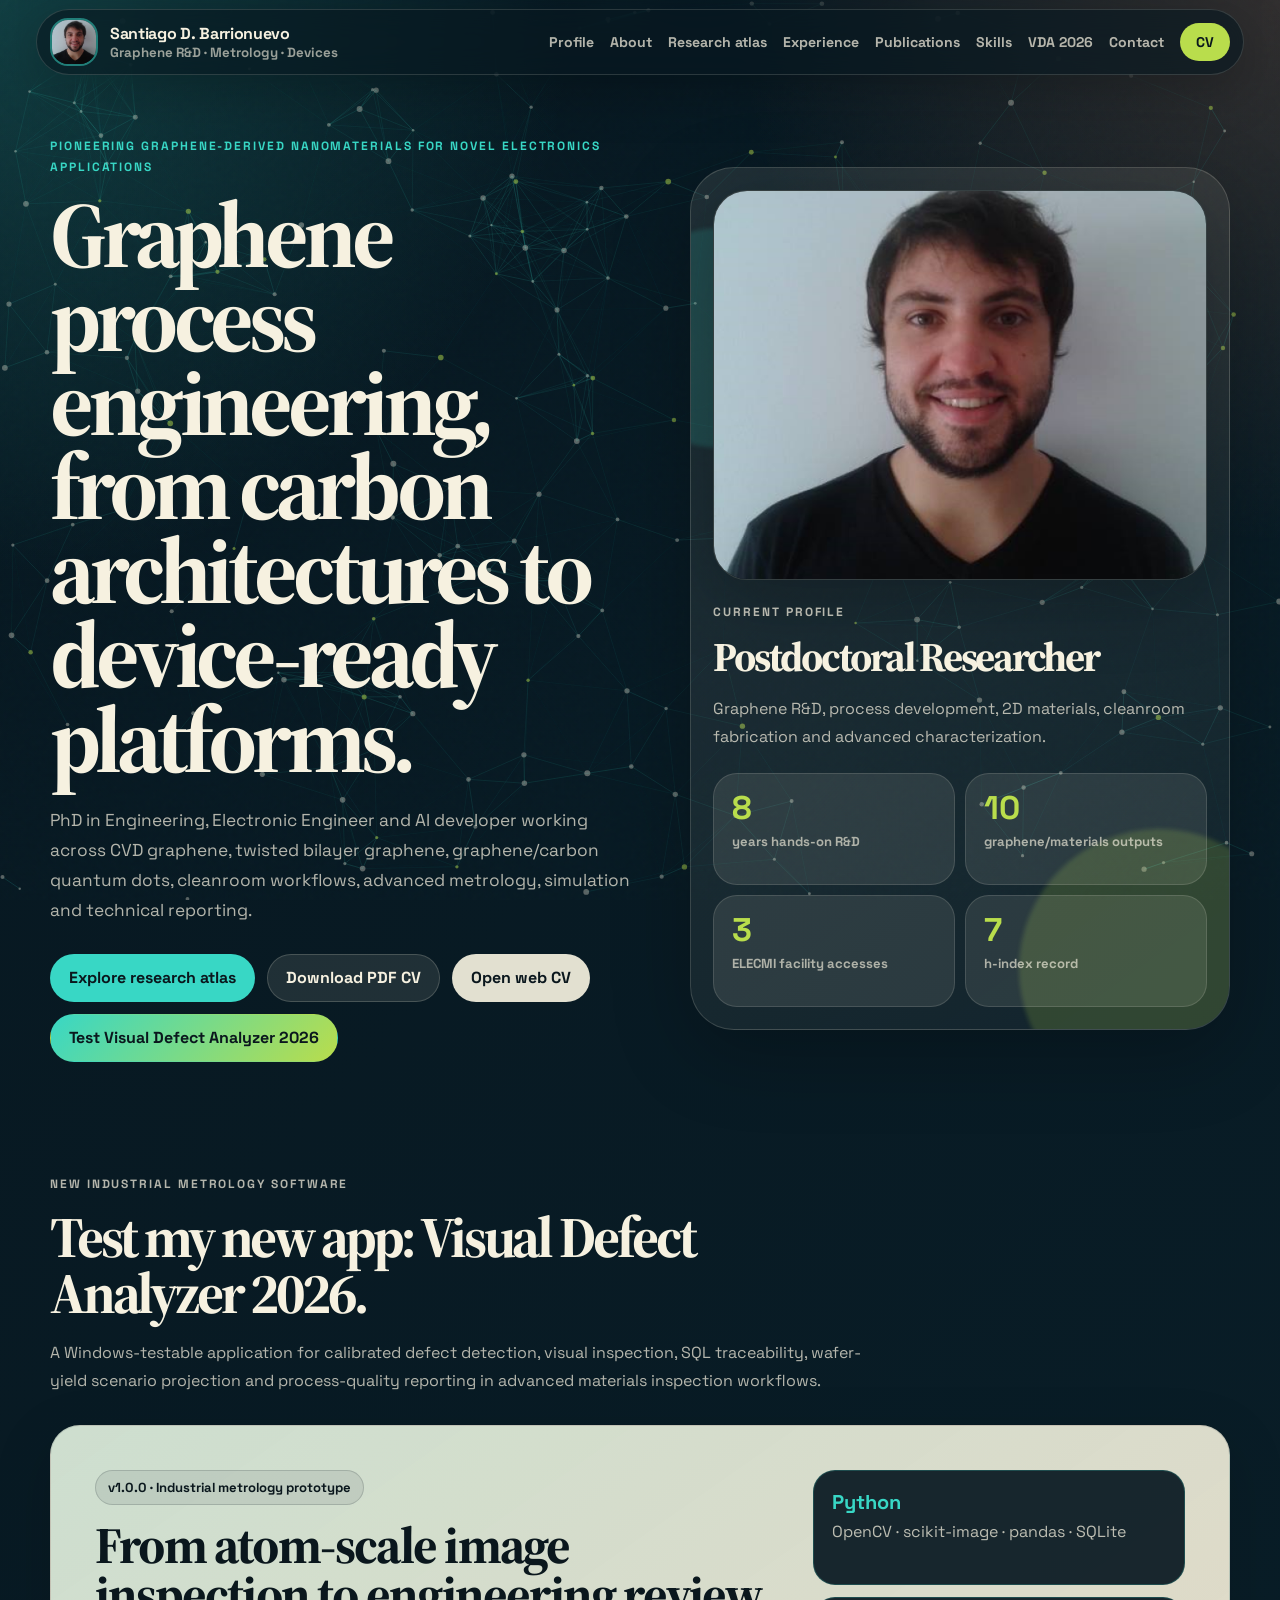
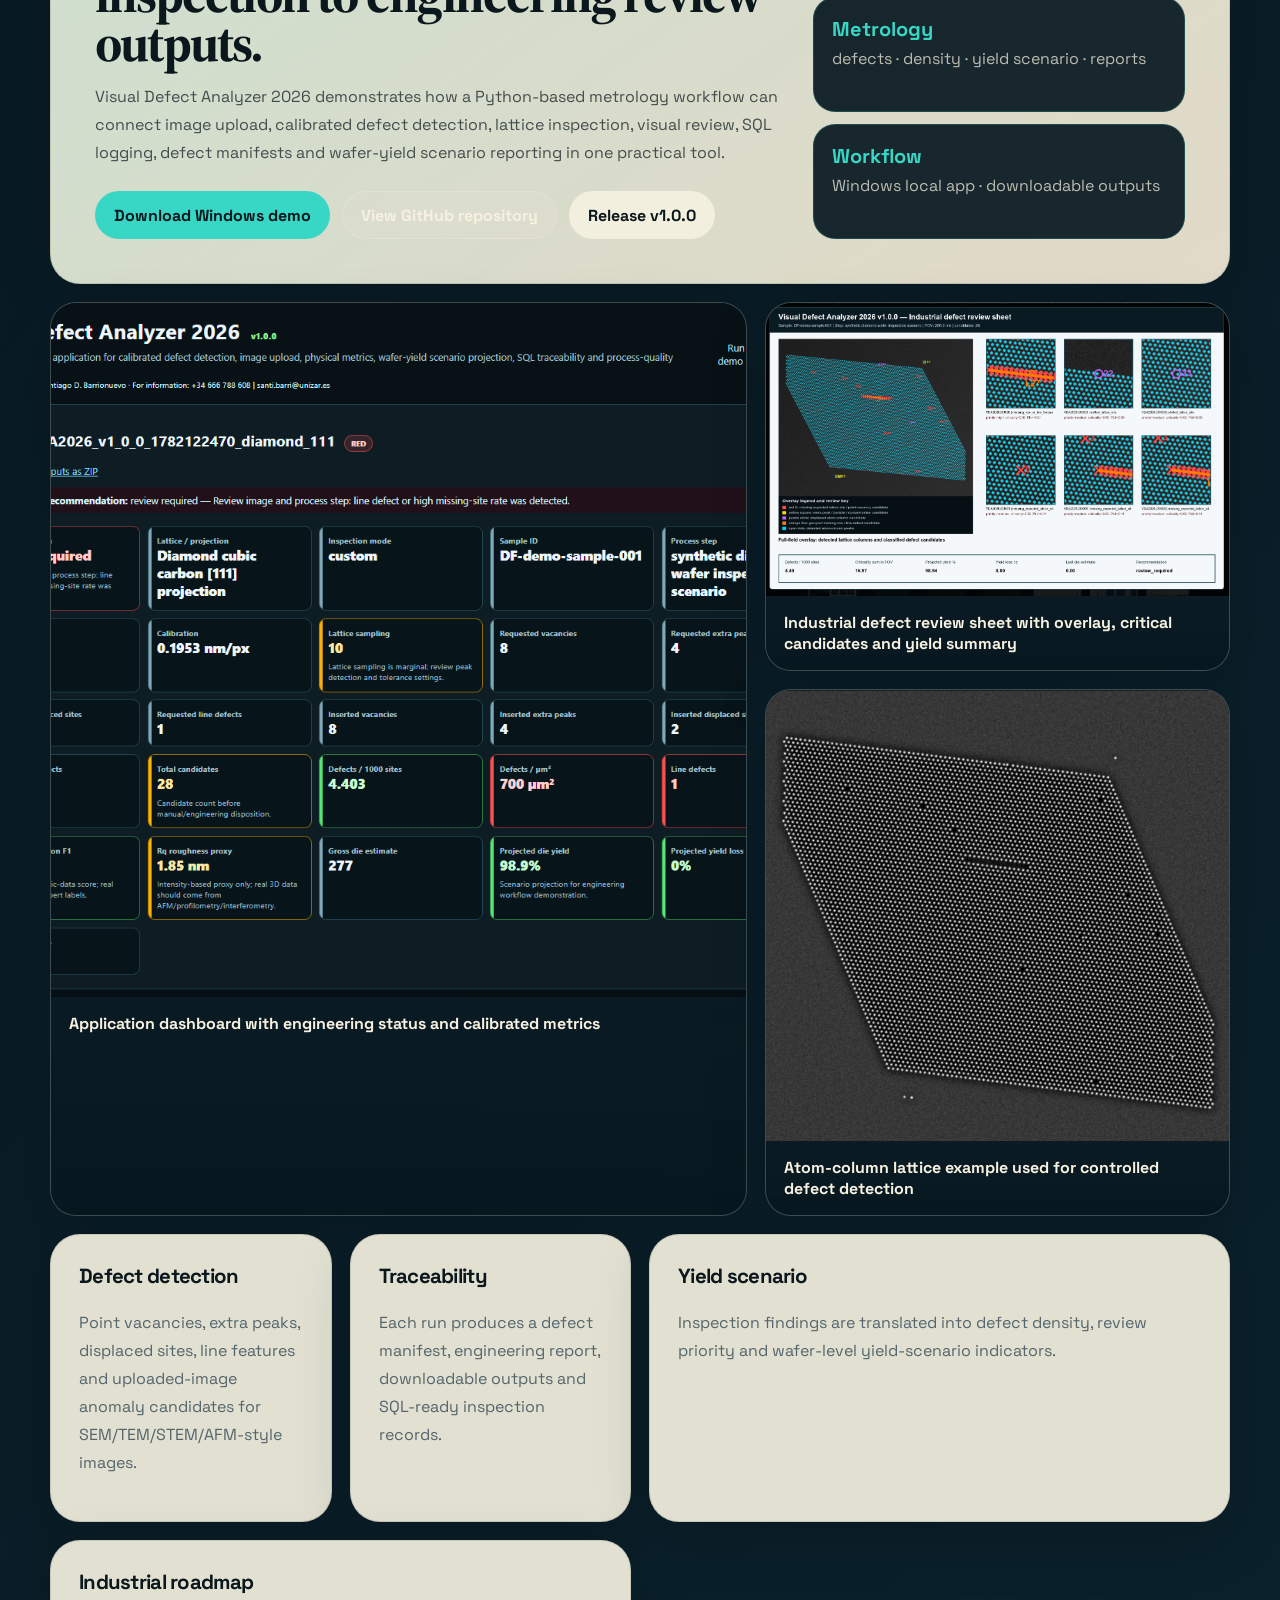
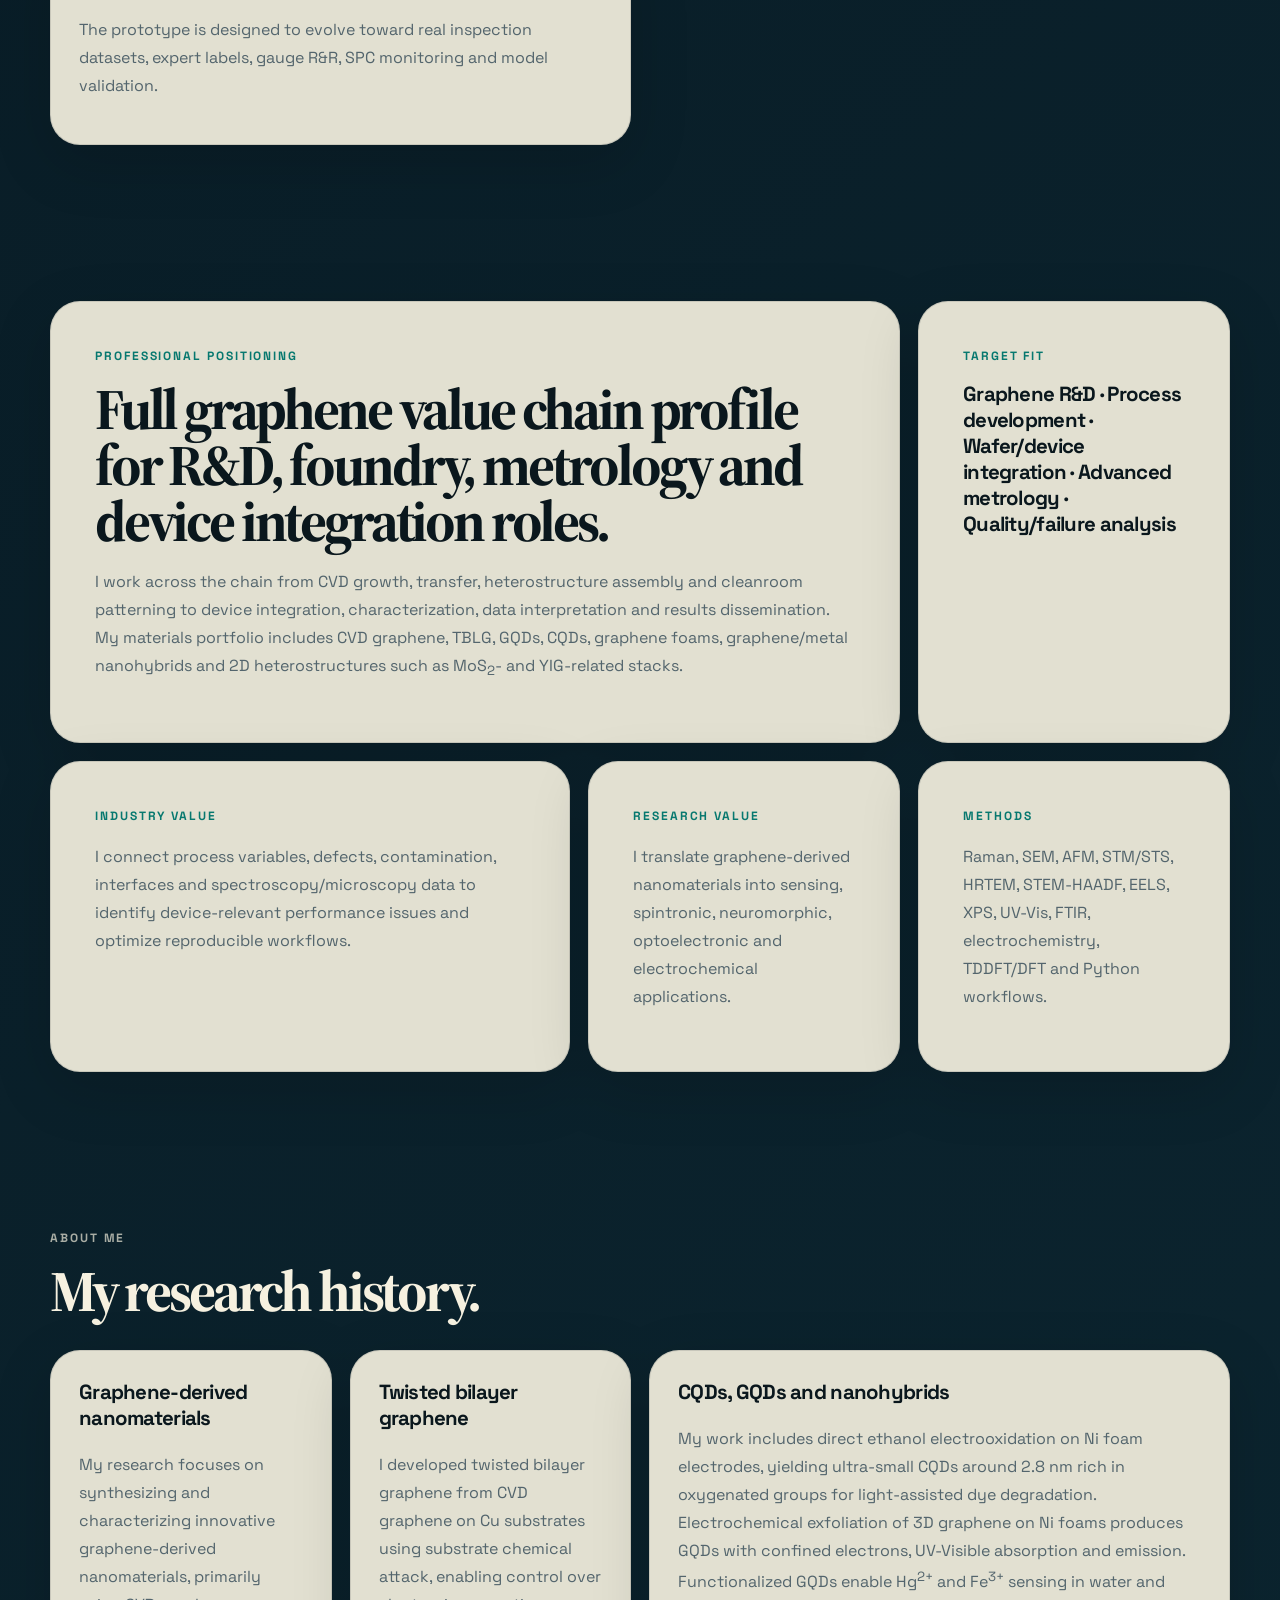
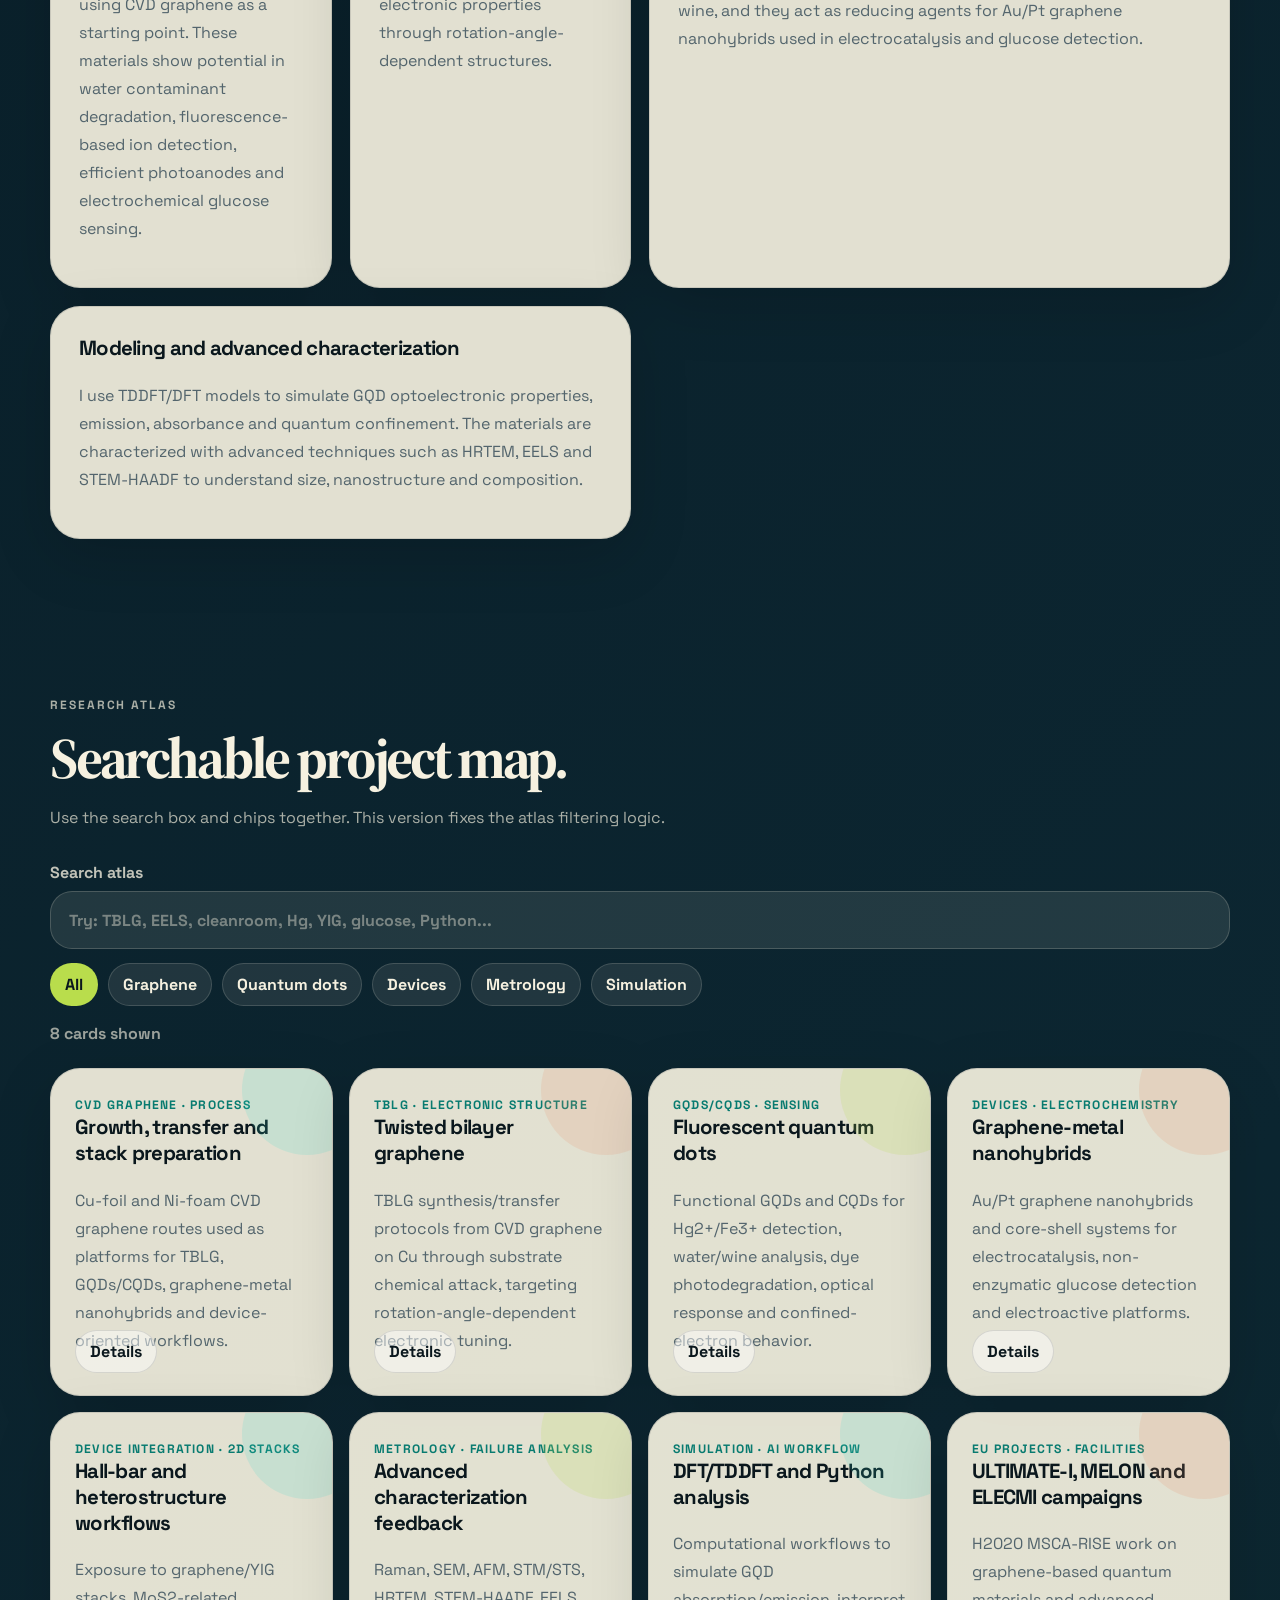
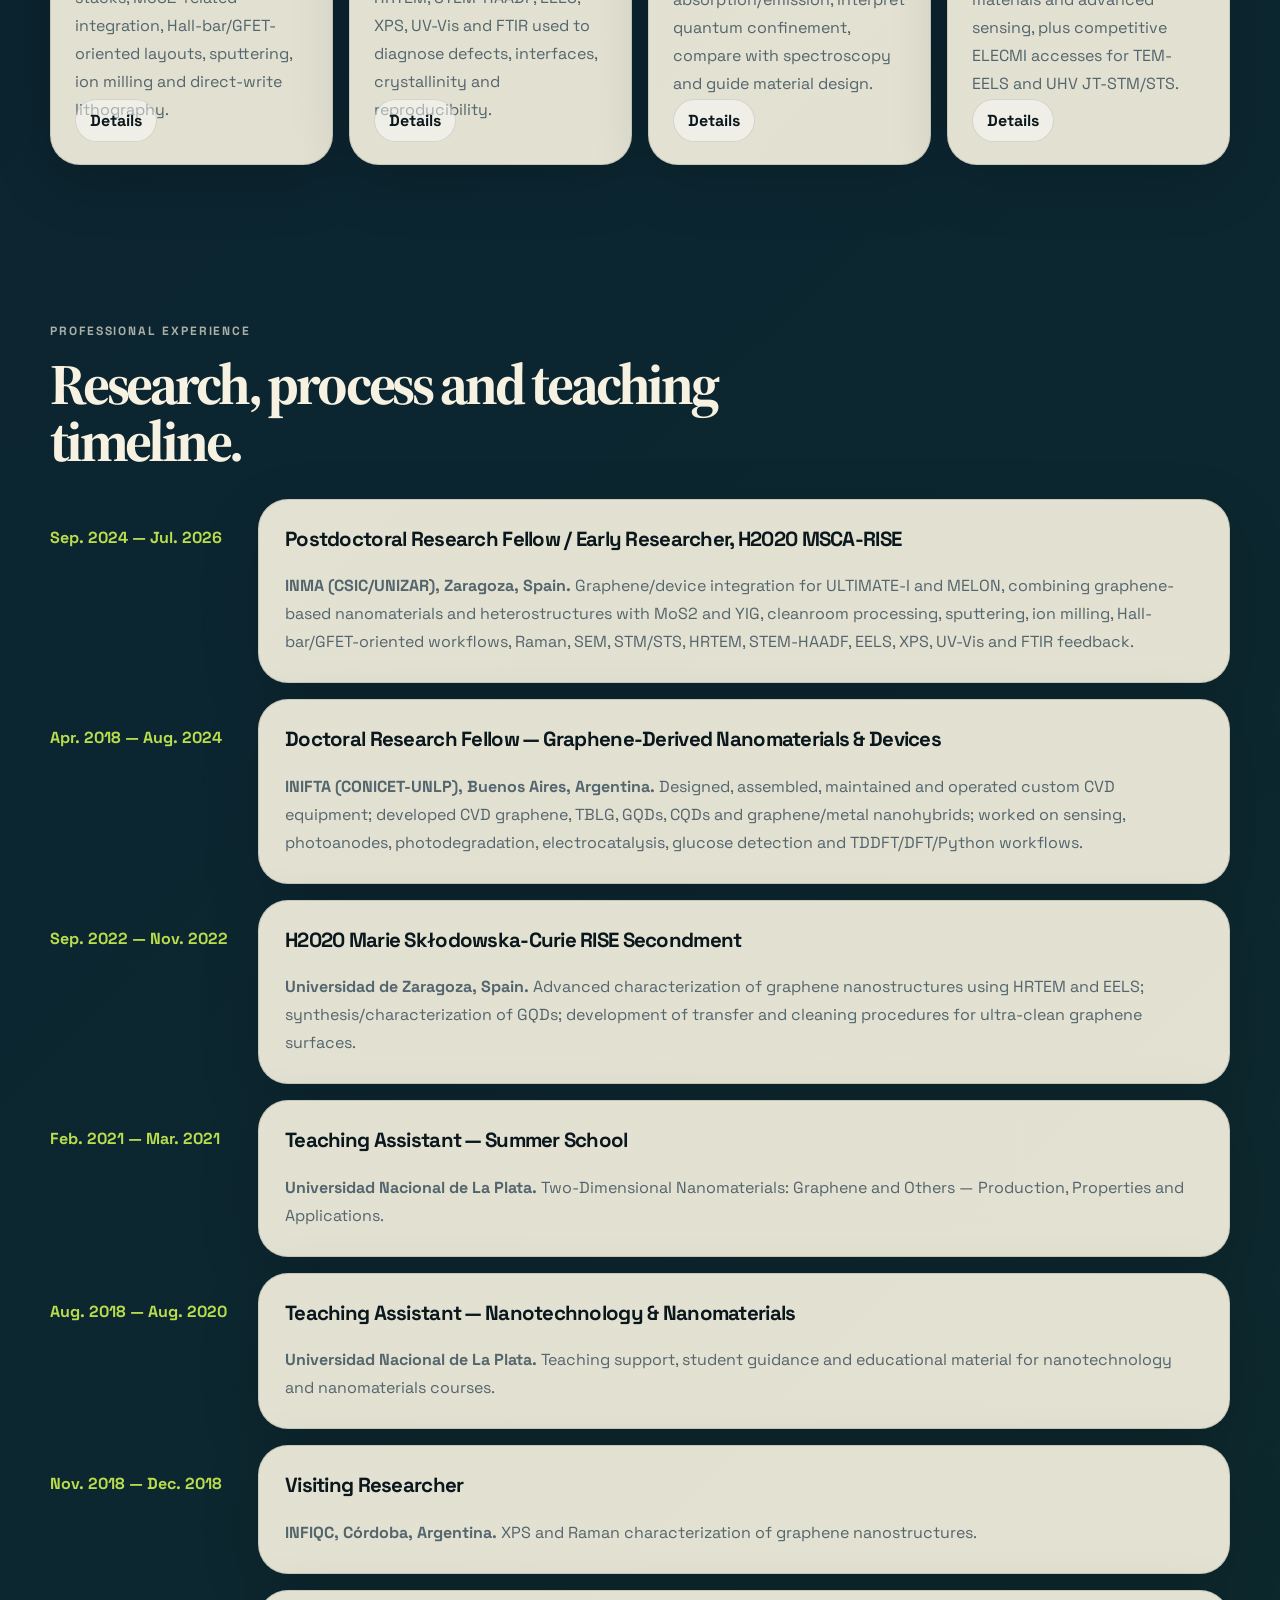
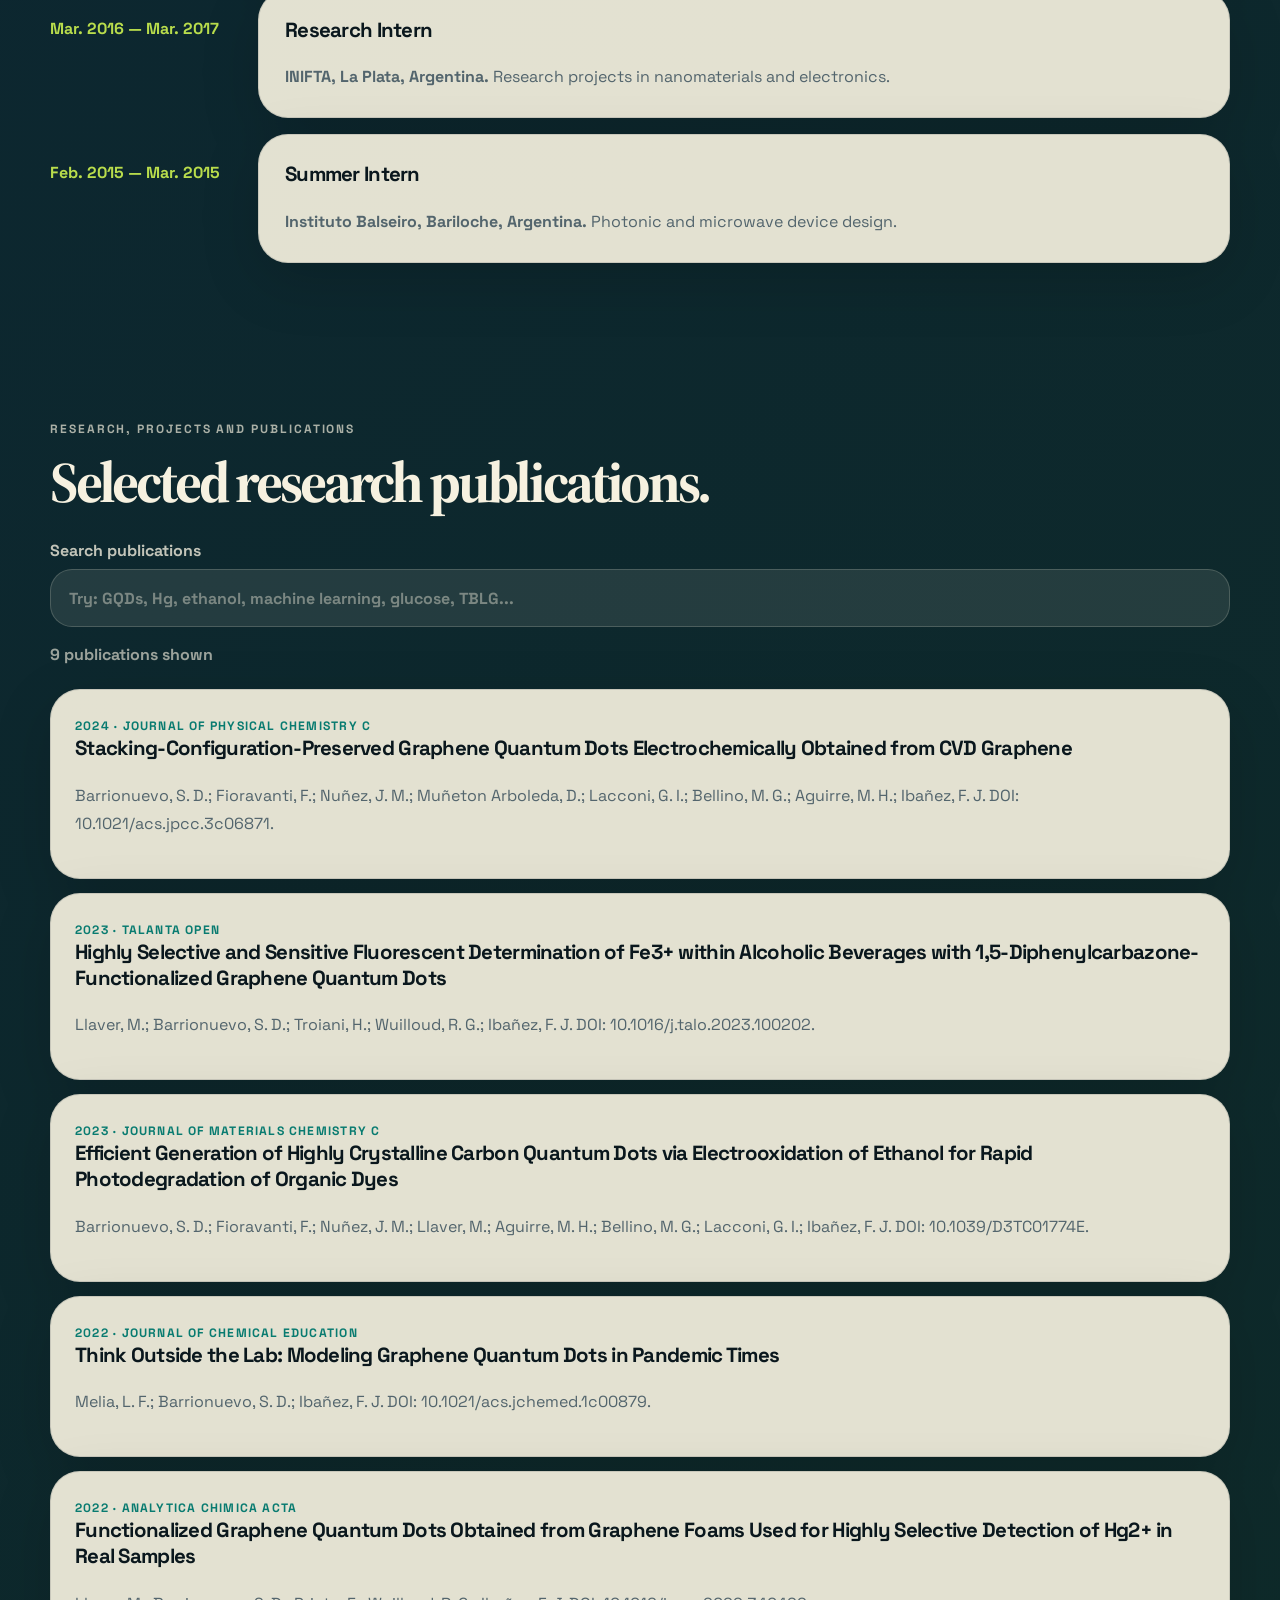
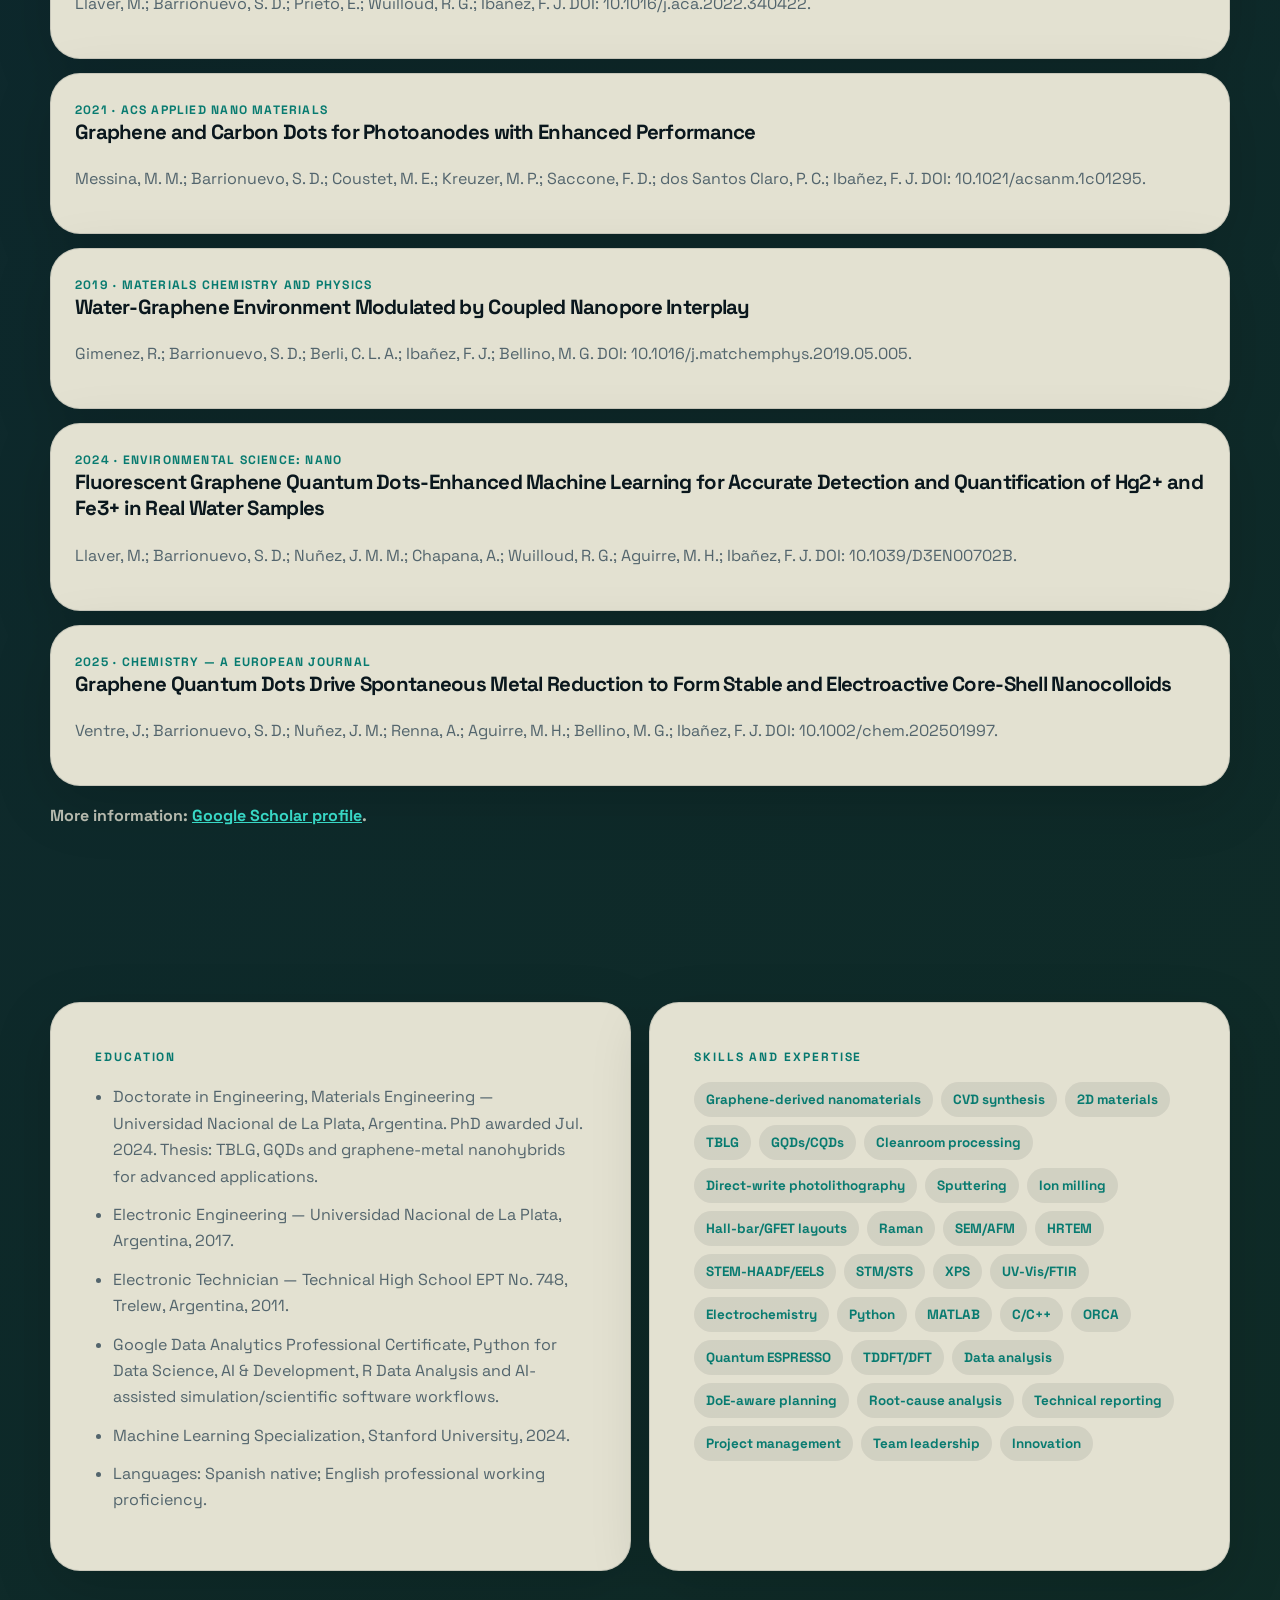
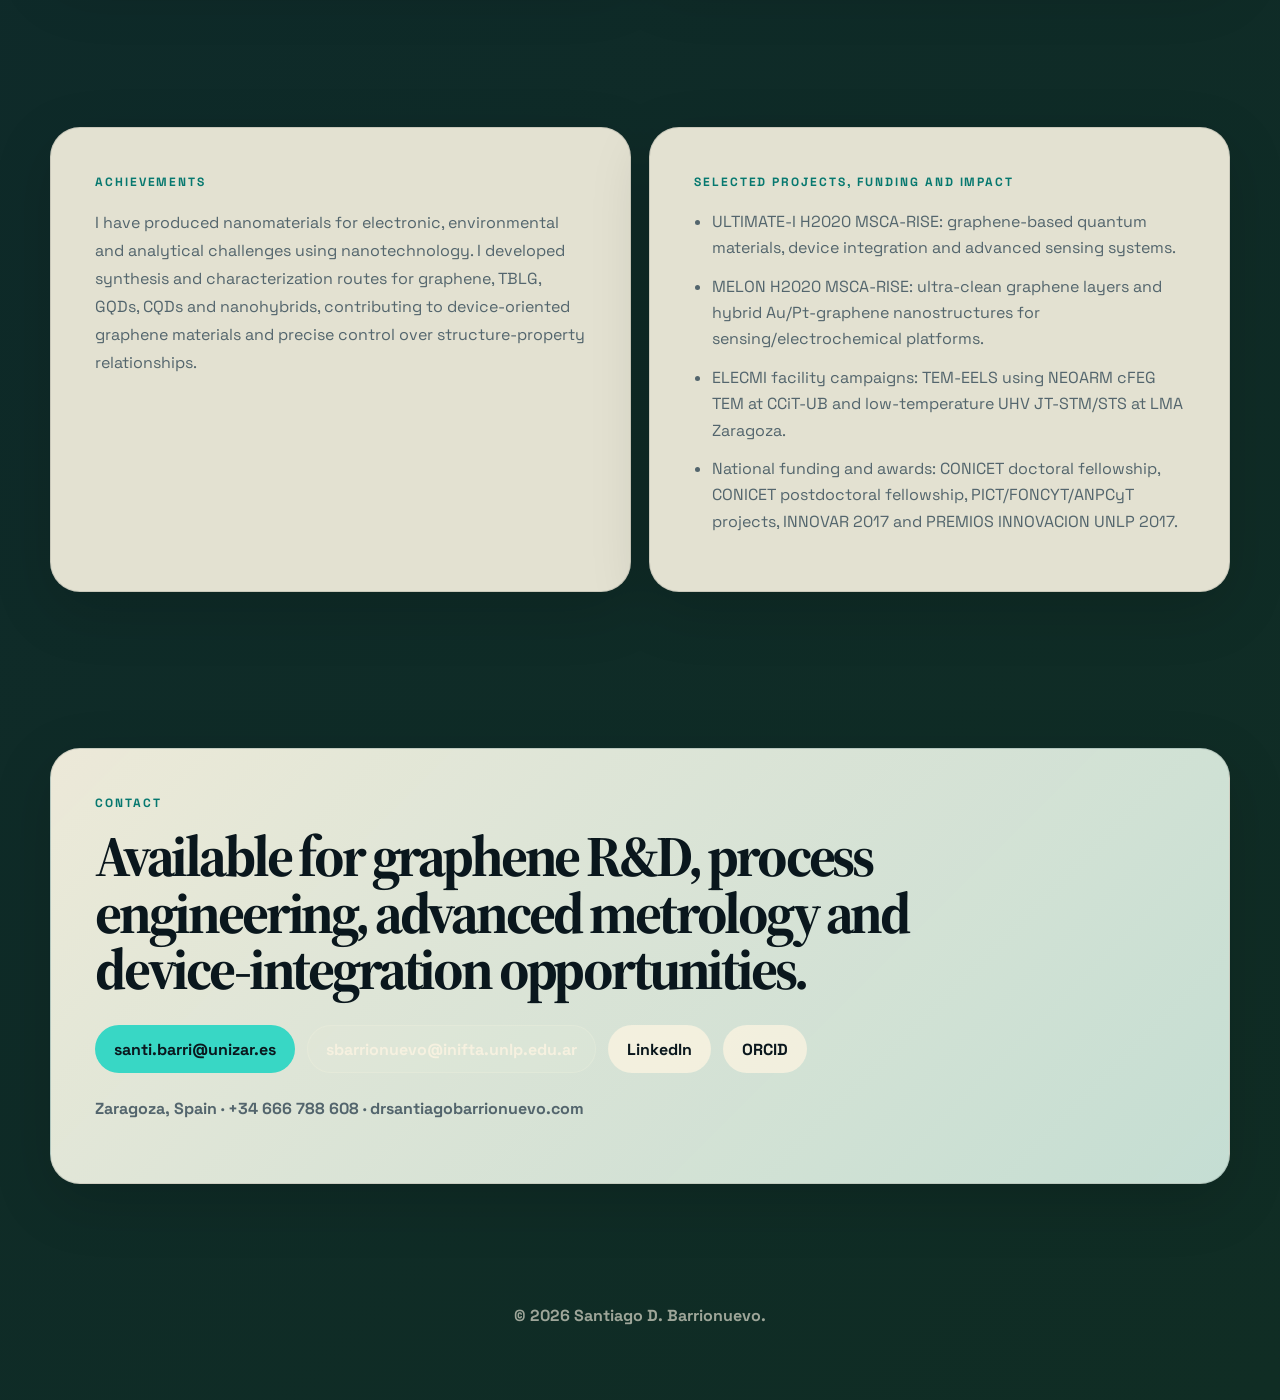
<file: index.html>
<!DOCTYPE html>
<html lang="en">
<head>
  <meta charset="UTF-8" />
  <meta name="viewport" content="width=device-width, initial-scale=1.0" />
  <meta name="description" content="Santiago D. Barrionuevo — PhD in Engineering, graphene process engineer, 2D materials researcher, device integration and advanced characterization." />
  <meta name="keywords" content="Santiago Barrionuevo, graphene, CVD graphene, graphene quantum dots, twisted bilayer graphene, 2D materials, cleanroom, EELS, STM, device integration, defect metrology, Visual Defect Analyzer 2026" />
  <meta name="theme-color" content="#071720" />
  <meta property="og:title" content="Santiago D. Barrionuevo | Graphene Process Engineering & 2D Materials" />
  <meta property="og:description" content="Portfolio of Santiago D. Barrionuevo: graphene R&D, process development, cleanroom/device integration and advanced characterization." />
  <meta property="og:image" content="assets/profile.png" />
  <meta property="og:type" content="website" />
  <title>Santiago D. Barrionuevo | Graphene Process Engineering</title>
  <link rel="preconnect" href="https://fonts.googleapis.com">
  <link rel="preconnect" href="https://fonts.gstatic.com" crossorigin>
  <link href="https://fonts.googleapis.com/css2?family=Space+Grotesk:wght@400;500;600;700&family=Source+Serif+4:opsz,wght@8..60,600;8..60,700;8..60,800&display=swap" rel="stylesheet">
  <link rel="stylesheet" href="styles.css" />
</head>
<body>
  <canvas id="fieldCanvas" aria-hidden="true"></canvas>
  <div class="grain" aria-hidden="true"></div>

  <header class="site-header" id="top">
    <a class="brand" href="#top" aria-label="Santiago D. Barrionuevo home">
      <img src="assets/profile.png" alt="Portrait of Santiago D. Barrionuevo" />
      <span><strong>Santiago D. Barrionuevo</strong><small>Graphene R&D · Metrology · Devices</small></span>
    </a>
    <button class="nav-toggle" aria-label="Open navigation" aria-expanded="false">☰</button>
    <nav class="nav" aria-label="Main navigation">
      <a href="#profile">Profile</a>
      <a href="#legacy-about">About</a>
      <a href="#atlas">Research atlas</a>
      <a href="#experience">Experience</a>
      <a href="#publications">Publications</a>
      <a href="#skills">Skills</a>
      <a href="#visual-defect-analyzer">VDA 2026</a>
      <a href="#contact">Contact</a>
      <a class="nav-cta" href="cv.html">CV</a>
    </nav>
  </header>

  <main>
    <section class="hero shell">
      <div class="hero-copy reveal">
        <p class="eyebrow">Pioneering graphene-derived nanomaterials for novel electronics applications</p>
        <h1>Graphene process engineering, from carbon architectures to device-ready platforms.</h1>
        <p class="lead">
          PhD in Engineering, Electronic Engineer and AI developer working across CVD graphene, twisted bilayer graphene,
          graphene/carbon quantum dots, cleanroom workflows, advanced metrology, simulation and technical reporting.
        </p>
        <div class="hero-actions">
          <a class="btn primary" href="#atlas">Explore research atlas</a>
          <a class="btn secondary" href="Santiago_Barrionuevo_CV.pdf" target="_blank" rel="noopener">Download PDF CV</a>
          <a class="btn tertiary" href="cv.html">Open web CV</a>
          <a class="btn app-btn" href="#visual-defect-analyzer">Test Visual Defect Analyzer 2026</a>
        </div>
      </div>

      <aside class="identity-card reveal delay-1" aria-label="Profile summary card">
        <div class="photo-frame">
          <img src="assets/profile.png" alt="Santiago D. Barrionuevo" />
        </div>
        <div class="identity-meta">
          <p class="eyebrow">Current profile</p>
          <h2>Postdoctoral Researcher</h2>
          <p>Graphene R&D, process development, 2D materials, cleanroom fabrication and advanced characterization.</p>
        </div>
        <div class="metric-grid">
          <div><strong data-count="8">0</strong><span>years hands-on R&D</span></div>
          <div><strong data-count="10">0</strong><span>graphene/materials outputs</span></div>
          <div><strong data-count="3">0</strong><span>ELECMI facility accesses</span></div>
          <div><strong data-count="7">0</strong><span>h-index record</span></div>
        </div>
      </aside>
    </section>


    <section class="shell app-launch" id="visual-defect-analyzer">
      <div class="section-head reveal">
        <p class="eyebrow">New industrial metrology software</p>
        <h2>Test my new app: Visual Defect Analyzer 2026.</h2>
        <p>
          A Windows-testable application for calibrated defect detection, visual inspection, SQL traceability,
          wafer-yield scenario projection and process-quality reporting in advanced materials inspection workflows.
        </p>
      </div>

      <div class="app-hero-card panel reveal delay-1">
        <div class="app-copy">
          <span class="app-badge">v1.0.0 · Industrial metrology prototype</span>
          <h3>From atom-scale image inspection to engineering review outputs.</h3>
          <p>
            Visual Defect Analyzer 2026 demonstrates how a Python-based metrology workflow can connect image upload,
            calibrated defect detection, lattice inspection, visual review, SQL logging, defect manifests and wafer-yield
            scenario reporting in one practical tool.
          </p>
          <div class="app-action-row">
            <a class="btn primary" href="https://github.com/SantiagoBLP/visual-defect-analyzer-2026/releases/download/v1.0.0/Visual_Defect_Analyzer_2026_v1.0.0.zip" target="_blank" rel="noopener">Download Windows demo</a>
            <a class="btn secondary" href="https://github.com/SantiagoBLP/visual-defect-analyzer-2026" target="_blank" rel="noopener">View GitHub repository</a>
            <a class="btn tertiary" href="https://github.com/SantiagoBLP/visual-defect-analyzer-2026/releases/tag/v1.0.0" target="_blank" rel="noopener">Release v1.0.0</a>
          </div>
        </div>
        <div class="app-metrics">
          <div><strong>Python</strong><span>OpenCV · scikit-image · pandas · SQLite</span></div>
          <div><strong>Metrology</strong><span>defects · density · yield scenario · reports</span></div>
          <div><strong>Workflow</strong><span>Windows local app · downloadable outputs</span></div>
        </div>
      </div>

      <div class="app-showcase-grid">
        <a class="app-showcase main reveal" href="assets/visual-defect-analyzer-2026/vda-dashboard.png" target="_blank" rel="noopener">
          <img src="assets/visual-defect-analyzer-2026/vda-dashboard.png" alt="Visual Defect Analyzer 2026 application dashboard" />
          <span>Application dashboard with engineering status and calibrated metrics</span>
        </a>
        <a class="app-showcase reveal delay-1" href="assets/visual-defect-analyzer-2026/vda-industrial-review-sheet.png" target="_blank" rel="noopener">
          <img src="assets/visual-defect-analyzer-2026/vda-industrial-review-sheet.png" alt="Industrial defect review sheet generated by Visual Defect Analyzer 2026" />
          <span>Industrial defect review sheet with overlay, critical candidates and yield summary</span>
        </a>
        <a class="app-showcase reveal delay-2" href="assets/visual-defect-analyzer-2026/vda-atomic-lattice-example.png" target="_blank" rel="noopener">
          <img src="assets/visual-defect-analyzer-2026/vda-atomic-lattice-example.png" alt="Atomic lattice defect example used in Visual Defect Analyzer 2026" />
          <span>Atom-column lattice example used for controlled defect detection</span>
        </a>
      </div>

      <div class="story-grid app-feature-panels">
        <article class="panel reveal">
          <h3>Defect detection</h3>
          <p>Point vacancies, extra peaks, displaced sites, line features and uploaded-image anomaly candidates for SEM/TEM/STEM/AFM-style images.</p>
        </article>
        <article class="panel reveal delay-1">
          <h3>Traceability</h3>
          <p>Each run produces a defect manifest, engineering report, downloadable outputs and SQL-ready inspection records.</p>
        </article>
        <article class="panel reveal delay-2">
          <h3>Yield scenario</h3>
          <p>Inspection findings are translated into defect density, review priority and wafer-level yield-scenario indicators.</p>
        </article>
        <article class="panel reveal delay-3">
          <h3>Industrial roadmap</h3>
          <p>The prototype is designed to evolve toward real inspection datasets, expert labels, gauge R&amp;R, SPC monitoring and model validation.</p>
        </article>
      </div>
    </section>

    <section class="shell profile-grid" id="profile">
      <article class="panel reveal span-2">
        <p class="eyebrow">Professional positioning</p>
        <h2>Full graphene value chain profile for R&D, foundry, metrology and device integration roles.</h2>
        <p>
          I work across the chain from CVD growth, transfer, heterostructure assembly and cleanroom patterning to device integration,
          characterization, data interpretation and results dissemination. My materials portfolio includes CVD graphene, TBLG, GQDs,
          CQDs, graphene foams, graphene/metal nanohybrids and 2D heterostructures such as MoS<sub>2</sub>- and YIG-related stacks.
        </p>
      </article>
      <article class="panel reveal delay-1 compact-panel">
        <p class="eyebrow">Target fit</p>
        <h3>Graphene R&D · Process development · Wafer/device integration · Advanced metrology · Quality/failure analysis</h3>
      </article>
      <article class="panel reveal compact-panel">
        <p class="eyebrow">Industry value</p>
        <p>
          I connect process variables, defects, contamination, interfaces and spectroscopy/microscopy data to identify device-relevant
          performance issues and optimize reproducible workflows.
        </p>
      </article>
      <article class="panel reveal delay-1 compact-panel">
        <p class="eyebrow">Research value</p>
        <p>
          I translate graphene-derived nanomaterials into sensing, spintronic, neuromorphic, optoelectronic and electrochemical applications.
        </p>
      </article>
      <article class="panel reveal delay-2 compact-panel">
        <p class="eyebrow">Methods</p>
        <p>
          Raman, SEM, AFM, STM/STS, HRTEM, STEM-HAADF, EELS, XPS, UV-Vis, FTIR, electrochemistry, TDDFT/DFT and Python workflows.
        </p>
      </article>
    </section>

    <section class="shell" id="legacy-about">
      <div class="section-head reveal">
        <p class="eyebrow">About me</p>
        <h2>My research history.</h2>
      </div>
      <div class="story-grid">
        <article class="panel reveal">
          <h3>Graphene-derived nanomaterials</h3>
          <p>
            My research focuses on synthesizing and characterizing innovative graphene-derived nanomaterials, primarily using CVD graphene
            as a starting point. These materials show potential in water contaminant degradation, fluorescence-based ion detection,
            efficient photoanodes and electrochemical glucose sensing.
          </p>
        </article>
        <article class="panel reveal delay-1">
          <h3>Twisted bilayer graphene</h3>
          <p>
            I developed twisted bilayer graphene from CVD graphene on Cu substrates using substrate chemical attack, enabling control over
            electronic properties through rotation-angle-dependent structures.
          </p>
        </article>
        <article class="panel reveal delay-2">
          <h3>CQDs, GQDs and nanohybrids</h3>
          <p>
            My work includes direct ethanol electrooxidation on Ni foam electrodes, yielding ultra-small CQDs around 2.8 nm rich in oxygenated
            groups for light-assisted dye degradation. Electrochemical exfoliation of 3D graphene on Ni foams produces GQDs with confined
            electrons, UV-Visible absorption and emission. Functionalized GQDs enable Hg<sup>2+</sup> and Fe<sup>3+</sup> sensing in water and wine,
            and they act as reducing agents for Au/Pt graphene nanohybrids used in electrocatalysis and glucose detection.
          </p>
        </article>
        <article class="panel reveal delay-3">
          <h3>Modeling and advanced characterization</h3>
          <p>
            I use TDDFT/DFT models to simulate GQD optoelectronic properties, emission, absorbance and quantum confinement. The materials are
            characterized with advanced techniques such as HRTEM, EELS and STEM-HAADF to understand size, nanostructure and composition.
          </p>
        </article>
      </div>
    </section>

    <section class="shell" id="atlas">
      <div class="section-head reveal">
        <p class="eyebrow">Research atlas</p>
        <h2>Searchable project map.</h2>
        <p>Use the search box and chips together. This version fixes the atlas filtering logic.</p>
      </div>
      <div class="atlas-tools reveal delay-1">
        <label class="search-wrap" for="atlasSearch">
          <span>Search atlas</span>
          <input id="atlasSearch" type="search" placeholder="Try: TBLG, EELS, cleanroom, Hg, YIG, glucose, Python..." />
        </label>
        <div class="filter-bar" aria-label="Research atlas filters">
          <button class="filter-chip active" data-filter="all">All</button>
          <button class="filter-chip" data-filter="graphene">Graphene</button>
          <button class="filter-chip" data-filter="quantum-dots">Quantum dots</button>
          <button class="filter-chip" data-filter="devices">Devices</button>
          <button class="filter-chip" data-filter="metrology">Metrology</button>
          <button class="filter-chip" data-filter="simulation">Simulation</button>
        </div>
        <p class="result-count" id="atlasCount">8 cards shown</p>
      </div>
      <div class="atlas-grid" id="projectGrid">
        <article class="atlas-card reveal" data-tags="graphene process cvd transfer cleanroom wet transfer copper ni foam wafer device integration">
          <span>CVD graphene · Process</span>
          <h3>Growth, transfer and stack preparation</h3>
          <p>Cu-foil and Ni-foam CVD graphene routes used as platforms for TBLG, GQDs/CQDs, graphene-metal nanohybrids and device-oriented workflows.</p>
          <button class="open-card" data-title="CVD graphene platform" data-text="Experience includes custom CVD equipment, graphene growth on Cu foils and Ni foams, wet transfer, substrate chemical attack, cleaning, stack preparation and reproducibility-oriented process documentation.">Details</button>
        </article>
        <article class="atlas-card reveal" data-tags="graphene tblg twisted bilayer graphene rotation angle electronic structure transfer copper stm eels raman">
          <span>TBLG · Electronic structure</span>
          <h3>Twisted bilayer graphene</h3>
          <p>TBLG synthesis/transfer protocols from CVD graphene on Cu through substrate chemical attack, targeting rotation-angle-dependent electronic tuning.</p>
          <button class="open-card" data-title="Twisted bilayer graphene" data-text="This line connects CVD graphene, controlled transfer routes, rotated stacks, Raman and advanced microscopy/spectroscopy, including TEM-EELS and STM/STS campaigns.">Details</button>
        </article>
        <article class="atlas-card reveal" data-tags="quantum-dots gqd cqd graphene quantum dots carbon quantum dots photodegradation fluorescence sensing hg fe wine water">
          <span>GQDs/CQDs · Sensing</span>
          <h3>Fluorescent quantum dots</h3>
          <p>Functional GQDs and CQDs for Hg2+/Fe3+ detection, water/wine analysis, dye photodegradation, optical response and confined-electron behavior.</p>
          <button class="open-card" data-title="Graphene and carbon quantum dots" data-text="Includes functionalized GQDs for ion sensing, CQDs from ethanol electrooxidation, optical absorption/emission analysis and materials design guided by spectroscopy and modelling.">Details</button>
        </article>
        <article class="atlas-card reveal" data-tags="devices electrocatalysis glucose photoanodes au pt core shell nanohybrids sensing electrochemical">
          <span>Devices · Electrochemistry</span>
          <h3>Graphene-metal nanohybrids</h3>
          <p>Au/Pt graphene nanohybrids and core-shell systems for electrocatalysis, non-enzymatic glucose detection and electroactive platforms.</p>
          <button class="open-card" data-title="Graphene-metal nanohybrids" data-text="GQDs can act as reducing and stabilizing agents for metal-graphene nanohybrids, creating electroactive systems relevant for sensing and electrocatalysis.">Details</button>
        </article>
        <article class="atlas-card reveal" data-tags="devices spintronics neuromorphic yig mos2 hall bar gfet sputtering ion milling lithography">
          <span>Device integration · 2D stacks</span>
          <h3>Hall-bar and heterostructure workflows</h3>
          <p>Exposure to graphene/YIG stacks, MoS2-related integration, Hall-bar/GFET-oriented layouts, sputtering, ion milling and direct-write lithography.</p>
          <button class="open-card" data-title="Device integration" data-text="The device-oriented portfolio includes graphene/YIG, 2D material transfer, patterning, Hall-bar/GFET layouts and interface-aware characterization for spintronic and neuromorphic contexts.">Details</button>
        </article>
        <article class="atlas-card reveal" data-tags="metrology raman sem afm stm sts hrtrem stem haadf eels xps uv-vis ftir defects contamination interfaces">
          <span>Metrology · Failure analysis</span>
          <h3>Advanced characterization feedback</h3>
          <p>Raman, SEM, AFM, STM/STS, HRTEM, STEM-HAADF, EELS, XPS, UV-Vis and FTIR used to diagnose defects, interfaces, crystallinity and reproducibility.</p>
          <button class="open-card" data-title="Advanced metrology feedback" data-text="The metrology approach links growth and transfer history to defects, contamination, interfaces, chemical speciation, crystallinity, optical/electronic behavior and material reliability.">Details</button>
        </article>
        <article class="atlas-card reveal" data-tags="simulation dft tddft python quantum espresso orca data analysis ai assisted workflow gqd absorption emission eels">
          <span>Simulation · AI workflow</span>
          <h3>DFT/TDDFT and Python analysis</h3>
          <p>Computational workflows to simulate GQD absorption/emission, interpret quantum confinement, compare with spectroscopy and guide material design.</p>
          <button class="open-card" data-title="Simulation and data workflows" data-text="Experience includes Python, ORCA, Quantum ESPRESSO, DFT/TDDFT, plotting, data cleaning, process data interpretation and AI-assisted scientific workflows.">Details</button>
        </article>
        <article class="atlas-card reveal" data-tags="projects funding ultimate-i melon h2020 msca rise elecmi neoarm ccit ub lma zaragoza stm sts eels">
          <span>EU projects · Facilities</span>
          <h3>ULTIMATE-I, MELON and ELECMI campaigns</h3>
          <p>H2020 MSCA-RISE work on graphene-based quantum materials and advanced sensing, plus competitive ELECMI accesses for TEM-EELS and UHV JT-STM/STS.</p>
          <button class="open-card" data-title="Projects and facilities" data-text="Work includes ULTIMATE-I, MELON, NEOARM TEM-EELS at CCiT-UB and low-temperature UHV JT-STM/STS campaigns at LMA Zaragoza for TBLG, GQDs and graphene nanoribbons.">Details</button>
        </article>
      </div>
    </section>

    <section class="shell" id="experience">
      <div class="section-head reveal">
        <p class="eyebrow">Professional experience</p>
        <h2>Research, process and teaching timeline.</h2>
      </div>
      <div class="timeline">
        <article class="timeline-item reveal">
          <time>Sep. 2024 — Jul. 2026</time>
          <div>
            <h3>Postdoctoral Research Fellow / Early Researcher, H2020 MSCA-RISE</h3>
            <p><strong>INMA (CSIC/UNIZAR), Zaragoza, Spain.</strong> Graphene/device integration for ULTIMATE-I and MELON, combining graphene-based nanomaterials and heterostructures with MoS2 and YIG, cleanroom processing, sputtering, ion milling, Hall-bar/GFET-oriented workflows, Raman, SEM, STM/STS, HRTEM, STEM-HAADF, EELS, XPS, UV-Vis and FTIR feedback.</p>
          </div>
        </article>
        <article class="timeline-item reveal">
          <time>Apr. 2018 — Aug. 2024</time>
          <div>
            <h3>Doctoral Research Fellow — Graphene-Derived Nanomaterials & Devices</h3>
            <p><strong>INIFTA (CONICET-UNLP), Buenos Aires, Argentina.</strong> Designed, assembled, maintained and operated custom CVD equipment; developed CVD graphene, TBLG, GQDs, CQDs and graphene/metal nanohybrids; worked on sensing, photoanodes, photodegradation, electrocatalysis, glucose detection and TDDFT/DFT/Python workflows.</p>
          </div>
        </article>
        <article class="timeline-item reveal">
          <time>Sep. 2022 — Nov. 2022</time>
          <div>
            <h3>H2020 Marie Skłodowska-Curie RISE Secondment</h3>
            <p><strong>Universidad de Zaragoza, Spain.</strong> Advanced characterization of graphene nanostructures using HRTEM and EELS; synthesis/characterization of GQDs; development of transfer and cleaning procedures for ultra-clean graphene surfaces.</p>
          </div>
        </article>
        <article class="timeline-item reveal">
          <time>Feb. 2021 — Mar. 2021</time>
          <div>
            <h3>Teaching Assistant — Summer School</h3>
            <p><strong>Universidad Nacional de La Plata.</strong> Two-Dimensional Nanomaterials: Graphene and Others — Production, Properties and Applications.</p>
          </div>
        </article>
        <article class="timeline-item reveal">
          <time>Aug. 2018 — Aug. 2020</time>
          <div>
            <h3>Teaching Assistant — Nanotechnology & Nanomaterials</h3>
            <p><strong>Universidad Nacional de La Plata.</strong> Teaching support, student guidance and educational material for nanotechnology and nanomaterials courses.</p>
          </div>
        </article>
        <article class="timeline-item reveal">
          <time>Nov. 2018 — Dec. 2018</time>
          <div>
            <h3>Visiting Researcher</h3>
            <p><strong>INFIQC, Córdoba, Argentina.</strong> XPS and Raman characterization of graphene nanostructures.</p>
          </div>
        </article>
        <article class="timeline-item reveal">
          <time>Mar. 2016 — Mar. 2017</time>
          <div>
            <h3>Research Intern</h3>
            <p><strong>INIFTA, La Plata, Argentina.</strong> Research projects in nanomaterials and electronics.</p>
          </div>
        </article>
        <article class="timeline-item reveal">
          <time>Feb. 2015 — Mar. 2015</time>
          <div>
            <h3>Summer Intern</h3>
            <p><strong>Instituto Balseiro, Bariloche, Argentina.</strong> Photonic and microwave device design.</p>
          </div>
        </article>
      </div>
    </section>

    <section class="shell" id="publications">
      <div class="section-head reveal">
        <p class="eyebrow">Research, projects and publications</p>
        <h2>Selected research publications.</h2>
      </div>
      <div class="pub-tools reveal delay-1">
        <label class="search-wrap" for="pubSearch">
          <span>Search publications</span>
          <input id="pubSearch" type="search" placeholder="Try: GQDs, Hg, ethanol, machine learning, glucose, TBLG..." />
        </label>
        <p class="result-count" id="pubCount">9 publications shown</p>
      </div>
      <div class="pub-list" id="pubList">
        <article class="pub-item reveal" data-pub="graphene quantum dots stacking configuration preserved cvd graphene jpcc 2024 10.1021 acs.jpcc.3c06871">
          <span>2024 · Journal of Physical Chemistry C</span>
          <h3>Stacking-Configuration-Preserved Graphene Quantum Dots Electrochemically Obtained from CVD Graphene</h3>
          <p>Barrionuevo, S. D.; Fioravanti, F.; Nuñez, J. M.; Muñeton Arboleda, D.; Lacconi, G. I.; Bellino, M. G.; Aguirre, M. H.; Ibañez, F. J. DOI: 10.1021/acs.jpcc.3c06871.</p>
        </article>
        <article class="pub-item reveal" data-pub="iron fe3 alcoholic beverages diphenylcarbazone functionalized graphene quantum dots talanta open 2023 10.1016 j.talo.2023.100202">
          <span>2023 · Talanta Open</span>
          <h3>Highly Selective and Sensitive Fluorescent Determination of Fe3+ within Alcoholic Beverages with 1,5-Diphenylcarbazone-Functionalized Graphene Quantum Dots</h3>
          <p>Llaver, M.; Barrionuevo, S. D.; Troiani, H.; Wuilloud, R. G.; Ibañez, F. J. DOI: 10.1016/j.talo.2023.100202.</p>
        </article>
        <article class="pub-item reveal" data-pub="carbon quantum dots electrooxidation ethanol photodegradation dyes journal materials chemistry c 2023 10.1039 d3tc01774e">
          <span>2023 · Journal of Materials Chemistry C</span>
          <h3>Efficient Generation of Highly Crystalline Carbon Quantum Dots via Electrooxidation of Ethanol for Rapid Photodegradation of Organic Dyes</h3>
          <p>Barrionuevo, S. D.; Fioravanti, F.; Nuñez, J. M.; Llaver, M.; Aguirre, M. H.; Bellino, M. G.; Lacconi, G. I.; Ibañez, F. J. DOI: 10.1039/D3TC01774E.</p>
        </article>
        <article class="pub-item reveal" data-pub="modeling graphene quantum dots pandemic times journal chemical education 2022 10.1021 acs.jchemed.1c00879">
          <span>2022 · Journal of Chemical Education</span>
          <h3>Think Outside the Lab: Modeling Graphene Quantum Dots in Pandemic Times</h3>
          <p>Melia, L. F.; Barrionuevo, S. D.; Ibañez, F. J. DOI: 10.1021/acs.jchemed.1c00879.</p>
        </article>
        <article class="pub-item reveal" data-pub="mercury hg2 graphene quantum dots real samples anal chim acta 2022 10.1016 j.aca.2022.340422">
          <span>2022 · Analytica Chimica Acta</span>
          <h3>Functionalized Graphene Quantum Dots Obtained from Graphene Foams Used for Highly Selective Detection of Hg2+ in Real Samples</h3>
          <p>Llaver, M.; Barrionuevo, S. D.; Prieto, E.; Wuilloud, R. G.; Ibañez, F. J. DOI: 10.1016/j.aca.2022.340422.</p>
        </article>
        <article class="pub-item reveal" data-pub="graphene carbon dots photoanodes enhanced performance acs applied nano materials 2021 10.1021 acsanm.1c01295">
          <span>2021 · ACS Applied Nano Materials</span>
          <h3>Graphene and Carbon Dots for Photoanodes with Enhanced Performance</h3>
          <p>Messina, M. M.; Barrionuevo, S. D.; Coustet, M. E.; Kreuzer, M. P.; Saccone, F. D.; dos Santos Claro, P. C.; Ibañez, F. J. DOI: 10.1021/acsanm.1c01295.</p>
        </article>
        <article class="pub-item reveal" data-pub="water graphene nanopore interplay materials chemistry physics 2019 10.1016 j.matchemphys.2019.05.005">
          <span>2019 · Materials Chemistry and Physics</span>
          <h3>Water-Graphene Environment Modulated by Coupled Nanopore Interplay</h3>
          <p>Gimenez, R.; Barrionuevo, S. D.; Berli, C. L. A.; Ibañez, F. J.; Bellino, M. G. DOI: 10.1016/j.matchemphys.2019.05.005.</p>
        </article>
        <article class="pub-item reveal" data-pub="machine learning fluorescent graphene quantum dots mercury iron water environmental science nano 2024 10.1039 d3en00702b">
          <span>2024 · Environmental Science: Nano</span>
          <h3>Fluorescent Graphene Quantum Dots-Enhanced Machine Learning for Accurate Detection and Quantification of Hg2+ and Fe3+ in Real Water Samples</h3>
          <p>Llaver, M.; Barrionuevo, S. D.; Nuñez, J. M. M.; Chapana, A.; Wuilloud, R. G.; Aguirre, M. H.; Ibañez, F. J. DOI: 10.1039/D3EN00702B.</p>
        </article>
        <article class="pub-item reveal" data-pub="gqds spontaneous synthesis core shell au graphene nanohybrid glucose electroactive chemistry european journal 2025 10.1002 chem.202501997">
          <span>2025 · Chemistry — A European Journal</span>
          <h3>Graphene Quantum Dots Drive Spontaneous Metal Reduction to Form Stable and Electroactive Core-Shell Nanocolloids</h3>
          <p>Ventre, J.; Barrionuevo, S. D.; Nuñez, J. M.; Renna, A.; Aguirre, M. H.; Bellino, M. G.; Ibañez, F. J. DOI: 10.1002/chem.202501997.</p>
        </article>
      </div>
      <p class="scholar-link reveal">More information: <a href="https://scholar.google.fr/citations?user=xZld-8MAAAAJ&hl=en" target="_blank" rel="noopener">Google Scholar profile</a>.</p>
    </section>

    <section class="shell grid-2" id="skills">
      <article class="panel reveal">
        <p class="eyebrow">Education</p>
        <ul class="clean-list">
          <li>Doctorate in Engineering, Materials Engineering — Universidad Nacional de La Plata, Argentina. PhD awarded Jul. 2024. Thesis: TBLG, GQDs and graphene-metal nanohybrids for advanced applications.</li>
          <li>Electronic Engineering — Universidad Nacional de La Plata, Argentina, 2017.</li>
          <li>Electronic Technician — Technical High School EPT No. 748, Trelew, Argentina, 2011.</li>
          <li>Google Data Analytics Professional Certificate, Python for Data Science, AI & Development, R Data Analysis and AI-assisted simulation/scientific software workflows.</li>
          <li>Machine Learning Specialization, Stanford University, 2024.</li>
          <li>Languages: Spanish native; English professional working proficiency.</li>
        </ul>
      </article>
      <article class="panel reveal delay-1">
        <p class="eyebrow">Skills and expertise</p>
        <div class="skill-cloud">
          <span>Graphene-derived nanomaterials</span><span>CVD synthesis</span><span>2D materials</span><span>TBLG</span><span>GQDs/CQDs</span><span>Cleanroom processing</span><span>Direct-write photolithography</span><span>Sputtering</span><span>Ion milling</span><span>Hall-bar/GFET layouts</span><span>Raman</span><span>SEM/AFM</span><span>HRTEM</span><span>STEM-HAADF/EELS</span><span>STM/STS</span><span>XPS</span><span>UV-Vis/FTIR</span><span>Electrochemistry</span><span>Python</span><span>MATLAB</span><span>C/C++</span><span>ORCA</span><span>Quantum ESPRESSO</span><span>TDDFT/DFT</span><span>Data analysis</span><span>DoE-aware planning</span><span>Root-cause analysis</span><span>Technical reporting</span><span>Project management</span><span>Team leadership</span><span>Innovation</span>
        </div>
      </article>
    </section>

    <section class="shell grid-2" id="achievements">
      <article class="panel reveal">
        <p class="eyebrow">Achievements</p>
        <p>
          I have produced nanomaterials for electronic, environmental and analytical challenges using nanotechnology. I developed synthesis and
          characterization routes for graphene, TBLG, GQDs, CQDs and nanohybrids, contributing to device-oriented graphene materials and precise
          control over structure-property relationships.
        </p>
      </article>
      <article class="panel reveal delay-1">
        <p class="eyebrow">Selected projects, funding and impact</p>
        <ul class="clean-list">
          <li>ULTIMATE-I H2020 MSCA-RISE: graphene-based quantum materials, device integration and advanced sensing systems.</li>
          <li>MELON H2020 MSCA-RISE: ultra-clean graphene layers and hybrid Au/Pt-graphene nanostructures for sensing/electrochemical platforms.</li>
          <li>ELECMI facility campaigns: TEM-EELS using NEOARM cFEG TEM at CCiT-UB and low-temperature UHV JT-STM/STS at LMA Zaragoza.</li>
          <li>National funding and awards: CONICET doctoral fellowship, CONICET postdoctoral fellowship, PICT/FONCYT/ANPCyT projects, INNOVAR 2017 and PREMIOS INNOVACION UNLP 2017.</li>
        </ul>
      </article>
    </section>

    <section class="shell contact-section" id="contact">
      <div class="contact-card reveal">
        <p class="eyebrow">Contact</p>
        <h2>Available for graphene R&D, process engineering, advanced metrology and device-integration opportunities.</h2>
        <div class="contact-actions">
          <a class="btn primary" href="mailto:santi.barri@unizar.es">santi.barri@unizar.es</a>
          <a class="btn secondary" href="mailto:sbarrionuevo@inifta.unlp.edu.ar">sbarrionuevo@inifta.unlp.edu.ar</a>
          <a class="btn tertiary" href="https://www.linkedin.com/in/ing-santiago-d-barrionuevo" target="_blank" rel="noopener">LinkedIn</a>
          <a class="btn tertiary" href="https://orcid.org/0000-0002-4870-343X" target="_blank" rel="noopener">ORCID</a>
        </div>
        <p class="contact-note">Zaragoza, Spain · +34 666 788 608 · drsantiagobarrionuevo.com</p>
      </div>
    </section>
  </main>

  <footer class="site-footer">
    <p>© 2026 Santiago D. Barrionuevo.</p>
  </footer>

  <div class="modal" id="infoModal" aria-hidden="true" role="dialog" aria-labelledby="modalTitle">
    <div class="modal-backdrop" data-close></div>
    <div class="modal-panel">
      <button class="modal-close" data-close aria-label="Close">×</button>
      <h2 id="modalTitle">Details</h2>
      <p id="modalText"></p>
    </div>
  </div>

  <script src="script.js"></script>
</body>
</html>
</file>
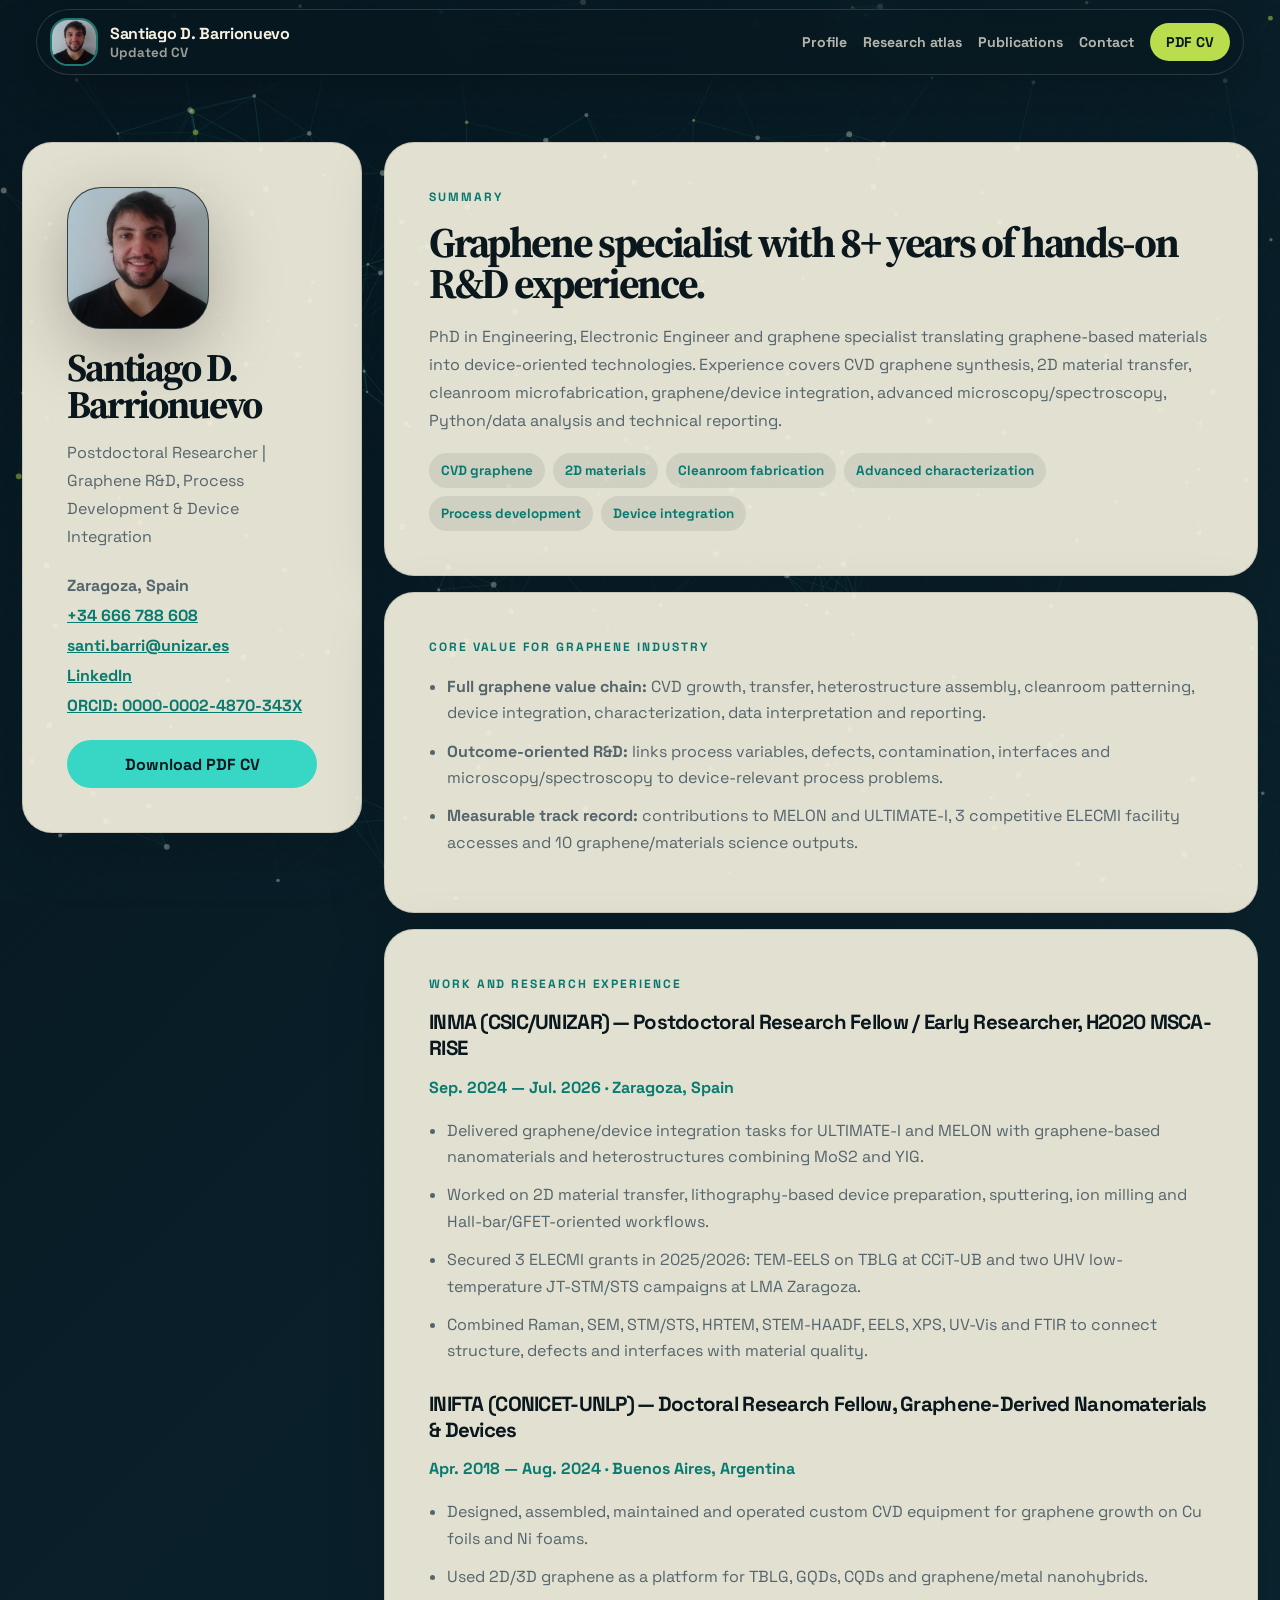
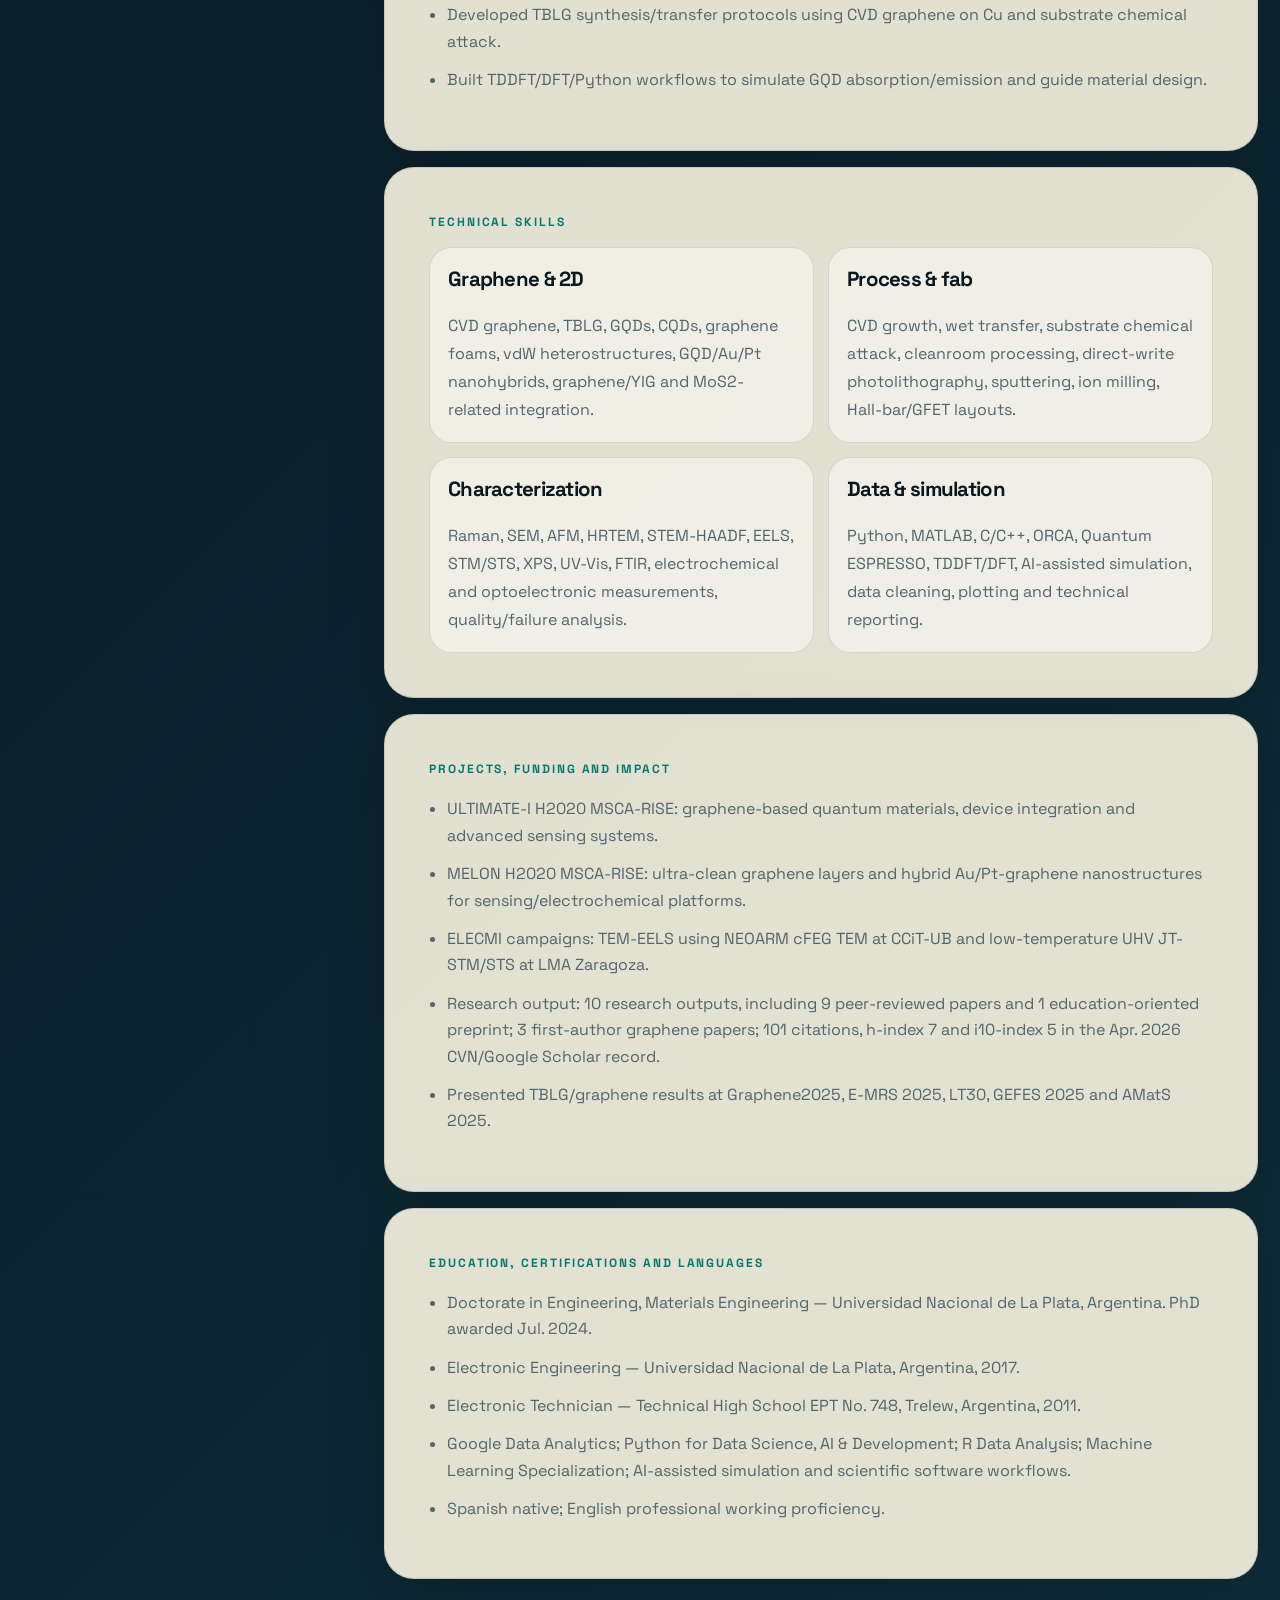
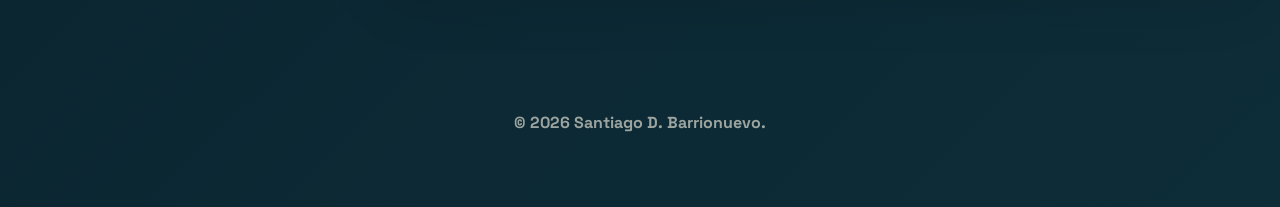
<file: cv.html>
<!DOCTYPE html>
<html lang="en">
<head>
  <meta charset="UTF-8" />
  <meta name="viewport" content="width=device-width, initial-scale=1.0" />
  <meta name="theme-color" content="#071720" />
  <title>CV | Santiago D. Barrionuevo</title>
  <link rel="preconnect" href="https://fonts.googleapis.com">
  <link rel="preconnect" href="https://fonts.gstatic.com" crossorigin>
  <link href="https://fonts.googleapis.com/css2?family=Space+Grotesk:wght@400;500;600;700&family=Source+Serif+4:opsz,wght@8..60,600;8..60,700;8..60,800&display=swap" rel="stylesheet">
  <link rel="stylesheet" href="styles.css" />
</head>
<body class="cv-body">
  <canvas id="fieldCanvas" aria-hidden="true"></canvas>
  <div class="grain" aria-hidden="true"></div>

  <header class="site-header" id="top">
    <a class="brand" href="index.html#top" aria-label="Back to portfolio">
      <img src="assets/profile.png" alt="Portrait of Santiago D. Barrionuevo" />
      <span><strong>Santiago D. Barrionuevo</strong><small>Updated CV</small></span>
    </a>
    <button class="nav-toggle" aria-label="Open navigation" aria-expanded="false">☰</button>
    <nav class="nav" aria-label="Main navigation">
      <a href="index.html#profile">Profile</a>
      <a href="index.html#atlas">Research atlas</a>
      <a href="index.html#publications">Publications</a>
      <a href="index.html#contact">Contact</a>
      <a class="nav-cta" href="Santiago_Barrionuevo_CV.pdf" target="_blank" rel="noopener">PDF CV</a>
    </nav>
  </header>

  <main class="cv-shell">
    <aside class="cv-sidebar reveal">
      <div class="photo-frame small">
        <img src="assets/profile.png" alt="Santiago D. Barrionuevo" />
      </div>
      <h1>Santiago D. Barrionuevo</h1>
      <p>Postdoctoral Researcher | Graphene R&D, Process Development & Device Integration</p>
      <ul class="cv-contact">
        <li>Zaragoza, Spain</li>
        <li><a href="tel:+34666788608">+34 666 788 608</a></li>
        <li><a href="mailto:santi.barri@unizar.es">santi.barri@unizar.es</a></li>
        <li><a href="https://www.linkedin.com/in/ing-santiago-d-barrionuevo" target="_blank" rel="noopener">LinkedIn</a></li>
        <li><a href="https://orcid.org/0000-0002-4870-343X" target="_blank" rel="noopener">ORCID: 0000-0002-4870-343X</a></li>
      </ul>
      <a class="btn primary full" href="Santiago_Barrionuevo_CV.pdf" target="_blank" rel="noopener">Download PDF CV</a>
    </aside>

    <section class="cv-main">
      <article class="cv-block reveal">
        <p class="eyebrow">Summary</p>
        <h2>Graphene specialist with 8+ years of hands-on R&D experience.</h2>
        <p>
          PhD in Engineering, Electronic Engineer and graphene specialist translating graphene-based materials into device-oriented technologies.
          Experience covers CVD graphene synthesis, 2D material transfer, cleanroom microfabrication, graphene/device integration, advanced
          microscopy/spectroscopy, Python/data analysis and technical reporting.
        </p>
        <div class="skill-cloud compact">
          <span>CVD graphene</span><span>2D materials</span><span>Cleanroom fabrication</span><span>Advanced characterization</span><span>Process development</span><span>Device integration</span>
        </div>
      </article>

      <article class="cv-block reveal">
        <p class="eyebrow">Core value for graphene industry</p>
        <ul class="clean-list">
          <li><strong>Full graphene value chain:</strong> CVD growth, transfer, heterostructure assembly, cleanroom patterning, device integration, characterization, data interpretation and reporting.</li>
          <li><strong>Outcome-oriented R&D:</strong> links process variables, defects, contamination, interfaces and microscopy/spectroscopy to device-relevant process problems.</li>
          <li><strong>Measurable track record:</strong> contributions to MELON and ULTIMATE-I, 3 competitive ELECMI facility accesses and 10 graphene/materials science outputs.</li>
        </ul>
      </article>

      <article class="cv-block reveal">
        <p class="eyebrow">Work and research experience</p>
        <div class="cv-role">
          <h3>INMA (CSIC/UNIZAR) — Postdoctoral Research Fellow / Early Researcher, H2020 MSCA-RISE</h3>
          <p class="cv-meta">Sep. 2024 — Jul. 2026 · Zaragoza, Spain</p>
          <ul class="clean-list">
            <li>Delivered graphene/device integration tasks for ULTIMATE-I and MELON with graphene-based nanomaterials and heterostructures combining MoS2 and YIG.</li>
            <li>Worked on 2D material transfer, lithography-based device preparation, sputtering, ion milling and Hall-bar/GFET-oriented workflows.</li>
            <li>Secured 3 ELECMI grants in 2025/2026: TEM-EELS on TBLG at CCiT-UB and two UHV low-temperature JT-STM/STS campaigns at LMA Zaragoza.</li>
            <li>Combined Raman, SEM, STM/STS, HRTEM, STEM-HAADF, EELS, XPS, UV-Vis and FTIR to connect structure, defects and interfaces with material quality.</li>
          </ul>
        </div>
        <div class="cv-role">
          <h3>INIFTA (CONICET-UNLP) — Doctoral Research Fellow, Graphene-Derived Nanomaterials & Devices</h3>
          <p class="cv-meta">Apr. 2018 — Aug. 2024 · Buenos Aires, Argentina</p>
          <ul class="clean-list">
            <li>Designed, assembled, maintained and operated custom CVD equipment for graphene growth on Cu foils and Ni foams.</li>
            <li>Used 2D/3D graphene as a platform for TBLG, GQDs, CQDs and graphene/metal nanohybrids.</li>
            <li>Developed TBLG synthesis/transfer protocols using CVD graphene on Cu and substrate chemical attack.</li>
            <li>Built TDDFT/DFT/Python workflows to simulate GQD absorption/emission and guide material design.</li>
          </ul>
        </div>
      </article>

      <article class="cv-block reveal">
        <p class="eyebrow">Technical skills</p>
        <div class="skill-grid">
          <div><h3>Graphene & 2D</h3><p>CVD graphene, TBLG, GQDs, CQDs, graphene foams, vdW heterostructures, GQD/Au/Pt nanohybrids, graphene/YIG and MoS2-related integration.</p></div>
          <div><h3>Process & fab</h3><p>CVD growth, wet transfer, substrate chemical attack, cleanroom processing, direct-write photolithography, sputtering, ion milling, Hall-bar/GFET layouts.</p></div>
          <div><h3>Characterization</h3><p>Raman, SEM, AFM, HRTEM, STEM-HAADF, EELS, STM/STS, XPS, UV-Vis, FTIR, electrochemical and optoelectronic measurements, quality/failure analysis.</p></div>
          <div><h3>Data & simulation</h3><p>Python, MATLAB, C/C++, ORCA, Quantum ESPRESSO, TDDFT/DFT, AI-assisted simulation, data cleaning, plotting and technical reporting.</p></div>
        </div>
      </article>

      <article class="cv-block reveal">
        <p class="eyebrow">Projects, funding and impact</p>
        <ul class="clean-list">
          <li>ULTIMATE-I H2020 MSCA-RISE: graphene-based quantum materials, device integration and advanced sensing systems.</li>
          <li>MELON H2020 MSCA-RISE: ultra-clean graphene layers and hybrid Au/Pt-graphene nanostructures for sensing/electrochemical platforms.</li>
          <li>ELECMI campaigns: TEM-EELS using NEOARM cFEG TEM at CCiT-UB and low-temperature UHV JT-STM/STS at LMA Zaragoza.</li>
          <li>Research output: 10 research outputs, including 9 peer-reviewed papers and 1 education-oriented preprint; 3 first-author graphene papers; 101 citations, h-index 7 and i10-index 5 in the Apr. 2026 CVN/Google Scholar record.</li>
          <li>Presented TBLG/graphene results at Graphene2025, E-MRS 2025, LT30, GEFES 2025 and AMatS 2025.</li>
        </ul>
      </article>

      <article class="cv-block reveal">
        <p class="eyebrow">Education, certifications and languages</p>
        <ul class="clean-list">
          <li>Doctorate in Engineering, Materials Engineering — Universidad Nacional de La Plata, Argentina. PhD awarded Jul. 2024.</li>
          <li>Electronic Engineering — Universidad Nacional de La Plata, Argentina, 2017.</li>
          <li>Electronic Technician — Technical High School EPT No. 748, Trelew, Argentina, 2011.</li>
          <li>Google Data Analytics; Python for Data Science, AI & Development; R Data Analysis; Machine Learning Specialization; AI-assisted simulation and scientific software workflows.</li>
          <li>Spanish native; English professional working proficiency.</li>
        </ul>
      </article>
    </section>
  </main>

  <footer class="site-footer">
    <p>© 2026 Santiago D. Barrionuevo.</p>
  </footer>
  <script src="script.js"></script>
</body>
</html>
</file>
<file: styles.css>
:root {
  --bg: #071720;
  --bg-2: #0c2631;
  --panel: rgba(246, 241, 224, 0.92);
  --panel-soft: rgba(246, 241, 224, 0.74);
  --paper: #f6f1e0;
  --ink: #0a171d;
  --muted: #53656d;
  --line: rgba(246, 241, 224, 0.18);
  --line-dark: rgba(10, 23, 29, 0.12);
  --cyan: #38d7c5;
  --lime: #b9dd4c;
  --copper: #e78a61;
  --violet: #9f8cff;
  --shadow: 0 24px 80px rgba(0, 0, 0, 0.24);
  --radius: 30px;
  --max: 1180px;
}

* { box-sizing: border-box; }
html { scroll-behavior: smooth; }
body {
  margin: 0;
  min-height: 100vh;
  font-family: "Space Grotesk", system-ui, -apple-system, BlinkMacSystemFont, "Segoe UI", sans-serif;
  background:
    radial-gradient(circle at top left, rgba(56, 215, 197, 0.20), transparent 36rem),
    radial-gradient(circle at top right, rgba(231, 138, 97, 0.18), transparent 34rem),
    linear-gradient(135deg, var(--bg), var(--bg-2) 52%, #102d24);
  color: var(--paper);
  overflow-x: hidden;
}

a { color: inherit; }
#fieldCanvas {
  position: fixed;
  inset: 0;
  width: 100vw;
  height: 100vh;
  z-index: 0;
  opacity: 0.75;
  pointer-events: none;
}
.grain {
  position: fixed;
  inset: 0;
  z-index: 0;
  opacity: 0.16;
  pointer-events: none;
  background-image: url("data:image/svg+xml,%3Csvg viewBox='0 0 220 220' xmlns='http://www.w3.org/2000/svg'%3E%3Cfilter id='n'%3E%3CfeTurbulence type='fractalNoise' baseFrequency='.75' numOctaves='3' stitchTiles='stitch'/%3E%3C/filter%3E%3Crect width='220' height='220' filter='url(%23n)' opacity='.45'/%3E%3C/svg%3E");
  mix-blend-mode: soft-light;
}

.site-header {
  position: sticky;
  top: 0;
  z-index: 40;
  max-width: calc(var(--max) + 64px);
  margin: 0 auto;
  padding: 18px 32px;
  display: flex;
  justify-content: space-between;
  align-items: center;
  backdrop-filter: blur(18px);
}
.site-header::before {
  content: "";
  position: absolute;
  inset: 9px 18px;
  z-index: -1;
  border: 1px solid rgba(246, 241, 224, 0.15);
  border-radius: 999px;
  background: rgba(7, 23, 32, 0.62);
  box-shadow: 0 16px 52px rgba(0,0,0,.22);
}
.brand {
  display: inline-flex;
  gap: 12px;
  align-items: center;
  text-decoration: none;
  min-width: 0;
}
.brand img {
  width: 48px;
  height: 48px;
  border-radius: 18px;
  object-fit: cover;
  border: 2px solid rgba(56, 215, 197, .5);
}
.brand span { display: grid; min-width: 0; }
.brand strong { font-weight: 800; letter-spacing: -0.02em; white-space: nowrap; }
.brand small { color: rgba(246,241,224,.62); font-weight: 700; white-space: nowrap; }
.nav {
  display: flex;
  align-items: center;
  gap: 16px;
  font-size: .88rem;
  font-weight: 800;
}
.nav a {
  text-decoration: none;
  color: rgba(246,241,224,.72);
}
.nav a:hover { color: var(--cyan); }
.nav-cta {
  padding: 10px 16px;
  border-radius: 999px;
  color: var(--ink) !important;
  background: var(--lime);
}
.nav-toggle {
  display: none;
  border: 1px solid rgba(246,241,224,.2);
  color: var(--paper);
  background: rgba(255,255,255,.06);
  border-radius: 14px;
  padding: 10px 12px;
  font-size: 1.1rem;
}

.shell {
  position: relative;
  z-index: 1;
  width: min(var(--max), calc(100% - 44px));
  margin: 0 auto;
  padding: 78px 0;
}
.hero {
  min-height: calc(100vh - 90px);
  display: grid;
  grid-template-columns: minmax(0, 1.05fr) minmax(320px, .95fr);
  gap: 44px;
  align-items: center;
  padding-top: 52px;
}
.eyebrow {
  margin: 0 0 14px;
  text-transform: uppercase;
  letter-spacing: .16em;
  font-size: .75rem;
  font-weight: 900;
  color: var(--cyan);
}
h1, h2, h3 { margin-top: 0; }
h1, h2 {
  font-family: "Source Serif 4", Georgia, serif;
  letter-spacing: -0.055em;
}
h1 {
  max-width: 880px;
  font-size: clamp(3rem, 7.3vw, 6.7rem);
  line-height: .9;
  margin-bottom: 24px;
}
h2 {
  font-size: clamp(2rem, 4.5vw, 4.5rem);
  line-height: .98;
  margin-bottom: 18px;
}
h3 { font-size: 1.28rem; letter-spacing: -0.035em; }
p { line-height: 1.75; }
.lead {
  max-width: 760px;
  color: rgba(246,241,224,.72);
  font-size: 1.08rem;
}
.hero-actions, .contact-actions {
  display: flex;
  gap: 12px;
  flex-wrap: wrap;
  margin-top: 28px;
}
.btn {
  display: inline-flex;
  align-items: center;
  justify-content: center;
  min-height: 48px;
  padding: 0 18px;
  border-radius: 999px;
  border: 1px solid rgba(246,241,224,.18);
  text-decoration: none;
  font-weight: 900;
  transition: transform .18s ease, box-shadow .18s ease, background .18s ease;
}
.btn:hover { transform: translateY(-2px); box-shadow: 0 14px 30px rgba(0,0,0,.20); }
.btn.primary { background: var(--cyan); color: var(--ink); border-color: transparent; }
.btn.secondary { background: rgba(246,241,224,.10); color: var(--paper); }
.btn.tertiary { background: var(--panel); color: var(--ink); border-color: transparent; }
.btn.full { width: 100%; }

.identity-card {
  position: relative;
  min-height: 640px;
  border: 1px solid rgba(246,241,224,.16);
  background: linear-gradient(145deg, rgba(246,241,224,.10), rgba(246,241,224,.045));
  border-radius: 44px;
  padding: 22px;
  box-shadow: var(--shadow);
  overflow: hidden;
}
.identity-card::before,
.identity-card::after {
  content: "";
  position: absolute;
  border-radius: 999px;
  filter: blur(2px);
  pointer-events: none;
}
.identity-card::before {
  inset: auto -70px -80px auto;
  width: 280px;
  height: 280px;
  background: rgba(185, 221, 76, .18);
}
.identity-card::after {
  left: -80px;
  top: 60px;
  width: 220px;
  height: 220px;
  background: rgba(56, 215, 197, .17);
}
.photo-frame {
  position: relative;
  z-index: 2;
  overflow: hidden;
  border-radius: 34px;
  border: 1px solid rgba(246,241,224,.18);
  background: var(--ink);
  box-shadow: 0 20px 70px rgba(0,0,0,.25);
}
.photo-frame img {
  width: 100%;
  height: 100%;
  object-fit: cover;
  display: block;
}
.identity-card .photo-frame { height: 390px; }
.photo-frame.small {
  width: 142px;
  height: 142px;
  margin-bottom: 20px;
}
.identity-meta {
  position: relative;
  z-index: 2;
  margin-top: 22px;
}
.identity-meta h2 { font-size: clamp(2rem, 3.2vw, 3.2rem); }
.identity-meta p { color: rgba(246,241,224,.72); }
.metric-grid {
  position: relative;
  z-index: 2;
  display: grid;
  grid-template-columns: repeat(2, 1fr);
  gap: 10px;
  margin-top: 22px;
}
.metric-grid div {
  min-height: 112px;
  padding: 18px;
  border-radius: 24px;
  background: rgba(246,241,224,.10);
  border: 1px solid rgba(246,241,224,.14);
}
.metric-grid strong {
  display: block;
  font-size: 2.05rem;
  color: var(--lime);
  line-height: 1;
}
.metric-grid span {
  display: block;
  margin-top: 8px;
  color: rgba(246,241,224,.65);
  font-size: .82rem;
  font-weight: 800;
}

.section-head {
  max-width: 840px;
  margin-bottom: 30px;
}
.section-head p { color: rgba(246,241,224,.68); }
.profile-grid, .story-grid, .grid-2 {
  display: grid;
  grid-template-columns: repeat(2, minmax(0, 1fr));
  gap: 18px;
}
.profile-grid { grid-template-columns: 1.25fr .75fr .75fr; }
.span-2 { grid-column: span 2; }
.panel,
.atlas-card,
.pub-item,
.contact-card,
.cv-block,
.cv-sidebar {
  border: 1px solid var(--line-dark);
  border-radius: var(--radius);
  background: var(--panel);
  color: var(--ink);
  box-shadow: 0 18px 60px rgba(0,0,0,.15);
}
.panel, .contact-card, .cv-block, .cv-sidebar { padding: clamp(24px, 4vw, 44px); }
.panel .eyebrow,
.contact-card .eyebrow,
.cv-block .eyebrow,
.cv-sidebar .eyebrow { color: #06786f; }
.panel p,
.panel li,
.contact-note,
.cv-block p,
.cv-block li,
.cv-sidebar p { color: var(--muted); }
.compact-panel h3 { margin-bottom: 0; }
.clean-list { padding-left: 1.1rem; margin-bottom: 0; }
.clean-list li { margin-bottom: 12px; line-height: 1.65; }
.story-grid { grid-template-columns: repeat(4, 1fr); }
.story-grid .panel { padding: 28px; }
.story-grid .panel:nth-child(3) { grid-column: span 2; }
.story-grid .panel:nth-child(4) { grid-column: span 2; }

.atlas-tools, .pub-tools {
  display: grid;
  gap: 14px;
  margin-bottom: 20px;
}
.search-wrap {
  display: grid;
  gap: 8px;
  font-weight: 900;
  color: rgba(246,241,224,.78);
}
.search-wrap input {
  width: 100%;
  min-height: 58px;
  border: 1px solid rgba(246,241,224,.18);
  border-radius: 22px;
  background: rgba(246,241,224,.10);
  color: var(--paper);
  padding: 0 18px;
  font: inherit;
  outline-color: var(--cyan);
}
.search-wrap input::placeholder { color: rgba(246,241,224,.42); }
.filter-bar { display: flex; gap: 10px; flex-wrap: wrap; }
.filter-chip,
.open-card,
.modal-close {
  border: 1px solid var(--line-dark);
  background: rgba(255,255,255,.48);
  color: var(--ink);
  border-radius: 999px;
  padding: 10px 14px;
  font: inherit;
  font-weight: 900;
  cursor: pointer;
  transition: transform .15s ease, background .15s ease, color .15s ease;
}
.filter-chip {
  border-color: rgba(246,241,224,.16);
  color: var(--paper);
  background: rgba(246,241,224,.09);
}
.filter-chip:hover, .open-card:hover { transform: translateY(-1px); }
.filter-chip.active { background: var(--lime); color: var(--ink); border-color: transparent; }
.result-count { margin: 0; color: rgba(246,241,224,.62); font-weight: 900; }
.atlas-grid {
  display: grid;
  grid-template-columns: repeat(4, 1fr);
  gap: 16px;
}
.atlas-card {
  position: relative;
  padding: 24px;
  min-height: 320px;
  overflow: hidden;
  transition: opacity .2s ease, transform .2s ease, filter .2s ease;
}
.atlas-card::before {
  content: "";
  position: absolute;
  right: -40px;
  top: -44px;
  width: 130px;
  height: 130px;
  border-radius: 999px;
  background: rgba(56, 215, 197, .16);
}
.atlas-card:nth-child(2n)::before { background: rgba(231, 138, 97, .16); }
.atlas-card:nth-child(3n)::before { background: rgba(185, 221, 76, .18); }
.atlas-card:hover { transform: translateY(-5px); }
.atlas-card.hidden { display: none; }
.atlas-card span,
.pub-item span {
  color: #087b70;
  font-size: .76rem;
  text-transform: uppercase;
  letter-spacing: .1em;
  font-weight: 900;
}
.atlas-card p,
.pub-item p { color: var(--muted); }
.open-card {
  position: absolute;
  left: 24px;
  bottom: 22px;
}

.timeline { display: grid; gap: 16px; }
.timeline-item {
  display: grid;
  grid-template-columns: 180px 1fr;
  gap: 28px;
  align-items: start;
}
.timeline-item time {
  display: block;
  color: var(--lime);
  font-weight: 900;
  padding-top: 28px;
}
.timeline-item div {
  border: 1px solid var(--line-dark);
  border-radius: var(--radius);
  background: var(--panel);
  color: var(--ink);
  padding: 26px;
  box-shadow: 0 18px 60px rgba(0,0,0,.15);
}
.timeline-item p { color: var(--muted); margin-bottom: 0; }

.pub-list { display: grid; gap: 14px; }
.pub-item {
  padding: 24px;
  transition: transform .18s ease;
}
.pub-item:hover { transform: translateX(4px); }
.pub-item.hidden { display: none; }
.scholar-link { color: rgba(246,241,224,.72); font-weight: 800; }
.scholar-link a { color: var(--cyan); }
.skill-cloud {
  display: flex;
  gap: 8px;
  flex-wrap: wrap;
}
.skill-cloud span {
  padding: 9px 12px;
  border-radius: 999px;
  background: rgba(7, 23, 32, .08);
  color: #087b70;
  font-weight: 900;
  font-size: .84rem;
}
.skill-cloud.compact { margin-top: 18px; }
.contact-card {
  background: linear-gradient(135deg, rgba(246,241,224,.96), rgba(212, 237, 226, .92));
}
.contact-card h2 { max-width: 900px; }
.contact-note { margin-top: 22px; font-weight: 800; }
.site-footer {
  position: relative;
  z-index: 1;
  padding: 24px 22px 54px;
  text-align: center;
  color: rgba(246,241,224,.62);
  font-weight: 800;
}

.modal {
  position: fixed;
  inset: 0;
  z-index: 80;
  display: none;
  align-items: center;
  justify-content: center;
  padding: 22px;
}
.modal.is-open { display: flex; }
.modal-backdrop {
  position: absolute;
  inset: 0;
  background: rgba(0,0,0,.62);
  backdrop-filter: blur(8px);
}
.modal-panel {
  position: relative;
  width: min(640px, 100%);
  border-radius: 28px;
  background: var(--paper);
  color: var(--ink);
  padding: 34px;
  box-shadow: var(--shadow);
}
.modal-panel p { color: var(--muted); }
.modal-close {
  position: absolute;
  top: 14px;
  right: 14px;
  width: 40px;
  height: 40px;
  padding: 0;
  font-size: 1.5rem;
}

.cv-body { background: linear-gradient(135deg, var(--bg), #0d2d39); }
.cv-shell {
  position: relative;
  z-index: 1;
  width: min(1240px, calc(100% - 44px));
  margin: 58px auto 90px;
  display: grid;
  grid-template-columns: 340px minmax(0, 1fr);
  gap: 22px;
}
.cv-sidebar {
  position: sticky;
  top: 110px;
  align-self: start;
}
.cv-sidebar h1 {
  font-size: 2.45rem;
  line-height: .95;
  margin-bottom: 12px;
}
.cv-contact {
  display: grid;
  gap: 9px;
  padding: 0;
  margin: 24px 0;
  list-style: none;
  color: var(--muted);
  font-weight: 800;
}
.cv-contact a { color: #087b70; }
.cv-main { display: grid; gap: 16px; }
.cv-block h2 { font-size: clamp(1.85rem, 3.3vw, 3.25rem); }
.cv-role + .cv-role { margin-top: 26px; }
.cv-meta { color: #087b70 !important; font-weight: 900; margin-top: -8px; }
.skill-grid {
  display: grid;
  grid-template-columns: repeat(2, 1fr);
  gap: 14px;
}
.skill-grid > div {
  border: 1px solid var(--line-dark);
  border-radius: 22px;
  padding: 18px;
  background: rgba(255,255,255,.48);
}
.skill-grid p { margin-bottom: 0; }

.reveal {
  opacity: 0;
  transform: translateY(22px);
  transition: opacity .7s ease, transform .7s ease;
}
.reveal.visible { opacity: 1; transform: translateY(0); }
.delay-1 { transition-delay: .1s; }
.delay-2 { transition-delay: .2s; }
.delay-3 { transition-delay: .3s; }

@media (max-width: 1120px) {
  .hero { grid-template-columns: 1fr; }
  .identity-card { min-height: auto; }
  .identity-card .photo-frame { height: 440px; }
  .profile-grid { grid-template-columns: 1fr 1fr; }
  .span-2 { grid-column: span 2; }
  .atlas-grid { grid-template-columns: repeat(2, 1fr); }
  .story-grid { grid-template-columns: repeat(2, 1fr); }
  .cv-shell { grid-template-columns: 1fr; }
  .cv-sidebar { position: relative; top: auto; }
}

@media (max-width: 820px) {
  .site-header { padding: 14px 18px; }
  .site-header::before { inset: 8px 10px; border-radius: 26px; }
  .brand strong { max-width: 185px; overflow: hidden; text-overflow: ellipsis; }
  .brand small { display: none; }
  .nav-toggle { display: inline-flex; }
  .nav {
    position: absolute;
    top: 78px;
    left: 18px;
    right: 18px;
    display: none;
    flex-direction: column;
    align-items: stretch;
    gap: 6px;
    padding: 16px;
    background: rgba(7, 23, 32, .96);
    border: 1px solid rgba(246,241,224,.16);
    border-radius: 24px;
    box-shadow: var(--shadow);
  }
  .nav.open { display: flex; }
  .nav a { padding: 10px 12px; }
  .shell { width: min(100% - 28px, var(--max)); padding: 54px 0; }
  .hero { min-height: auto; padding-top: 40px; }
  h1 { font-size: clamp(2.7rem, 14vw, 4.4rem); }
  h2 { font-size: clamp(2rem, 10vw, 3.3rem); }
  .hero-actions, .contact-actions { flex-direction: column; }
  .btn { width: 100%; }
  .identity-card .photo-frame { height: 360px; }
  .metric-grid,
  .profile-grid,
  .story-grid,
  .grid-2,
  .atlas-grid,
  .skill-grid { grid-template-columns: 1fr; }
  .span-2,
  .story-grid .panel:nth-child(3),
  .story-grid .panel:nth-child(4) { grid-column: auto; }
  .timeline-item { grid-template-columns: 1fr; gap: 8px; }
  .timeline-item time { padding-top: 0; }
  .cv-shell { width: min(100% - 28px, 1240px); margin-top: 36px; }
  .photo-frame.small { width: 118px; height: 118px; }
}

@media (max-width: 460px) {
  .brand img { width: 42px; height: 42px; border-radius: 15px; }
  .brand strong { max-width: 150px; }
  .identity-card { padding: 14px; border-radius: 30px; }
  .identity-card .photo-frame { height: 310px; border-radius: 24px; }
  .panel, .contact-card, .cv-block, .cv-sidebar, .timeline-item div, .pub-item, .atlas-card { border-radius: 22px; padding: 22px; }
  .atlas-card { min-height: 300px; }
}

@media (prefers-reduced-motion: reduce) {
  * { animation: none !important; transition: none !important; scroll-behavior: auto !important; }
  .reveal { opacity: 1; transform: none; }
  #fieldCanvas { display: none; }
}


/* Visual Defect Analyzer 2026 spotlight */
.app-btn {
  background: linear-gradient(135deg, var(--cyan), var(--lime));
  color: var(--ink) !important;
  border-color: transparent !important;
}
.app-launch {
  padding-top: 34px;
}
.app-launch .section-head p {
  max-width: 860px;
  color: rgba(246,241,224,.72);
}
.app-hero-card {
  display: grid;
  grid-template-columns: minmax(0, 1.3fr) minmax(260px, .7fr);
  gap: 28px;
  align-items: stretch;
  background:
    linear-gradient(145deg, rgba(56,215,197,.12), rgba(231,138,97,.08)),
    rgba(246,241,224,.92);
  overflow: hidden;
}
.app-badge {
  display: inline-flex;
  width: fit-content;
  padding: 8px 12px;
  border-radius: 999px;
  background: rgba(7,23,32,.08);
  border: 1px solid rgba(10,23,29,.16);
  color: var(--ink);
  font-size: .82rem;
  font-weight: 900;
  margin-bottom: 16px;
}
.app-copy h3 {
  font-family: "Source Serif 4", Georgia, serif;
  font-size: clamp(2rem, 4vw, 4rem);
  line-height: .95;
  margin-bottom: 16px;
}
.app-copy p {
  color: rgba(10,23,29,.72);
  max-width: 780px;
}
.app-action-row {
  display: flex;
  flex-wrap: wrap;
  gap: 12px;
  margin-top: 24px;
}
.app-metrics {
  display: grid;
  gap: 12px;
}
.app-metrics div {
  border-radius: 22px;
  padding: 18px;
  background: rgba(7,23,32,.92);
  color: var(--paper);
  border: 1px solid rgba(56,215,197,.22);
}
.app-metrics strong {
  display: block;
  font-size: 1.25rem;
  color: var(--cyan);
  margin-bottom: 5px;
}
.app-metrics span {
  color: rgba(246,241,224,.74);
  line-height: 1.5;
}
.app-showcase-grid {
  display: grid;
  grid-template-columns: 1.2fr .8fr;
  gap: 18px;
  margin-top: 18px;
}
.app-showcase {
  display: grid;
  text-decoration: none;
  overflow: hidden;
  border-radius: 26px;
  border: 1px solid rgba(246,241,224,.16);
  background: rgba(246,241,224,.08);
  box-shadow: 0 22px 60px rgba(0,0,0,.16);
  min-height: 250px;
}
.app-showcase.main {
  grid-row: span 2;
}
.app-showcase img {
  width: 100%;
  height: 100%;
  min-height: 260px;
  object-fit: cover;
  display: block;
  transition: transform .35s ease, filter .35s ease;
}
.app-showcase:hover img {
  transform: scale(1.035);
  filter: saturate(1.08) contrast(1.03);
}
.app-showcase span {
  padding: 16px 18px;
  font-weight: 900;
  color: var(--paper);
  background: linear-gradient(180deg, rgba(7,23,32,.82), rgba(7,23,32,.96));
}
.app-feature-panels {
  margin-top: 18px;
}

@media (max-width: 900px) {
  .app-hero-card,
  .app-showcase-grid {
    grid-template-columns: 1fr;
  }
  .app-showcase.main {
    grid-row: auto;
  }
}
</file>
